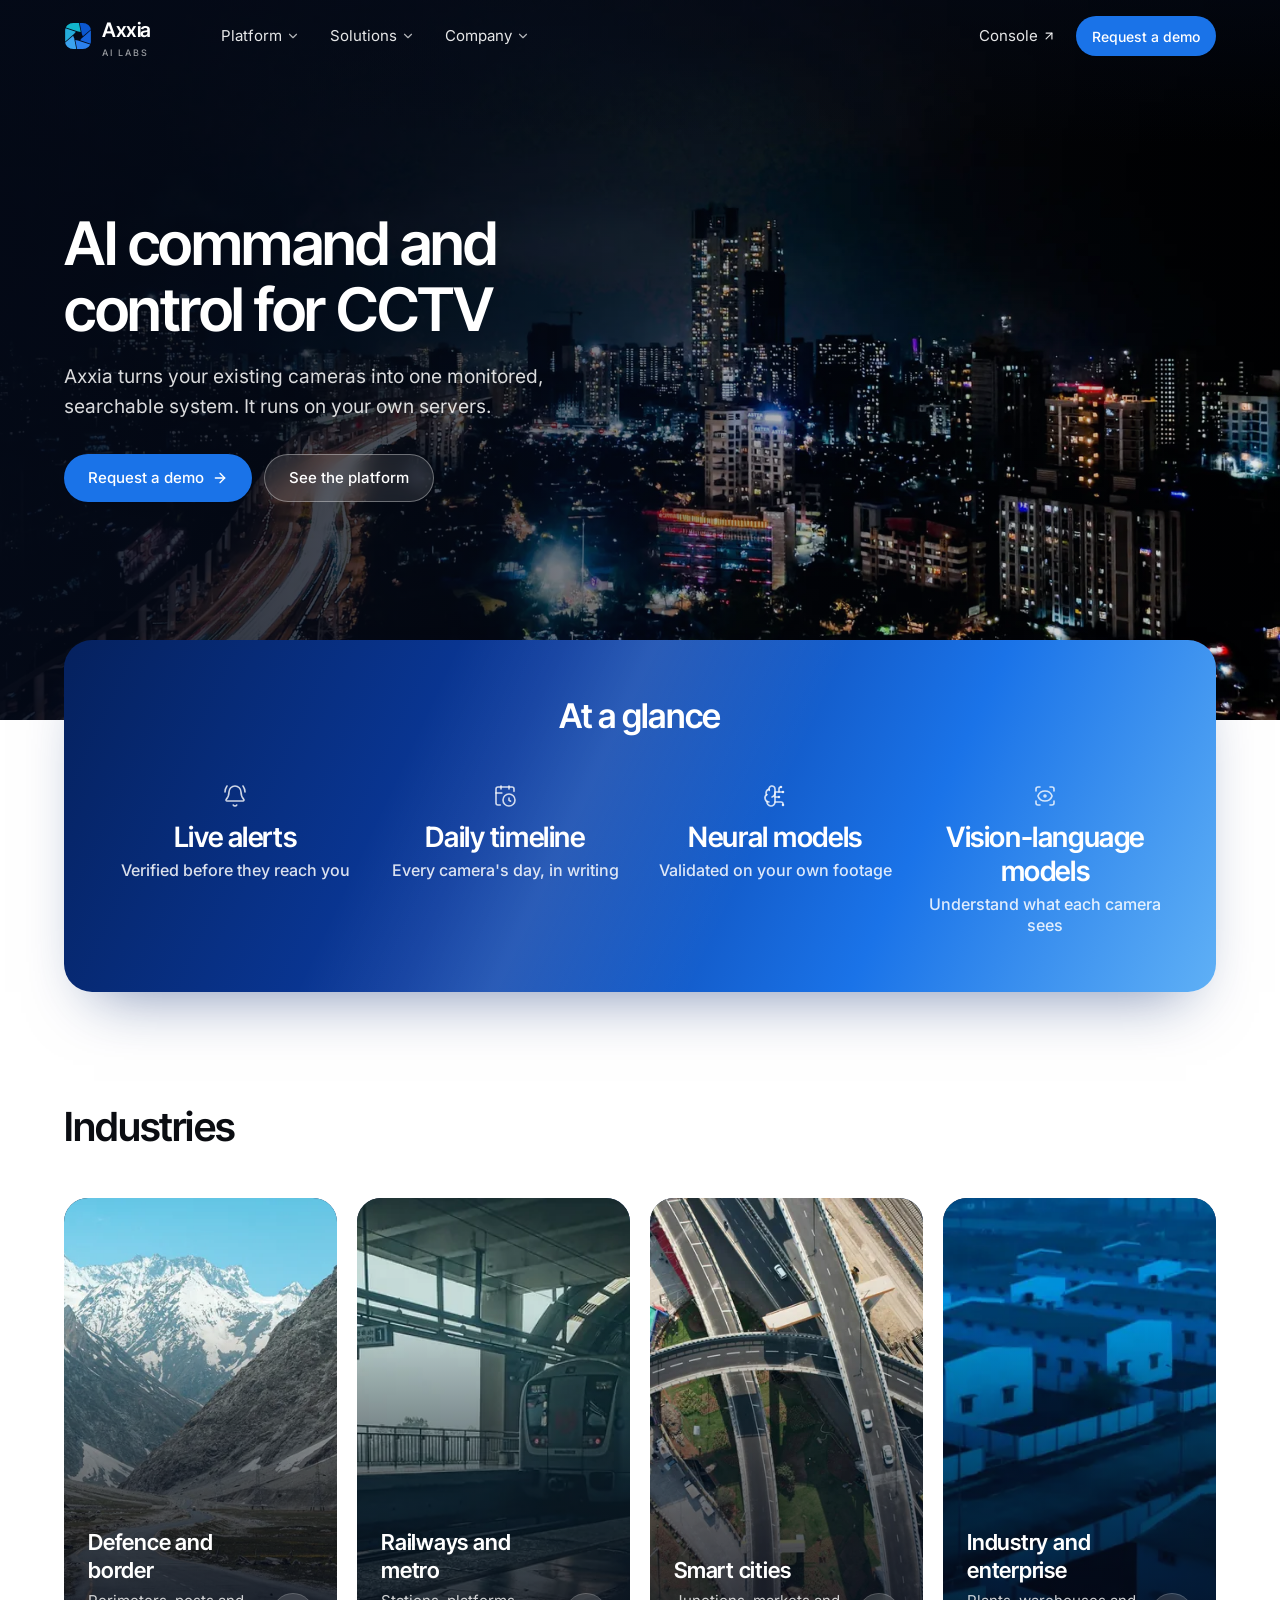
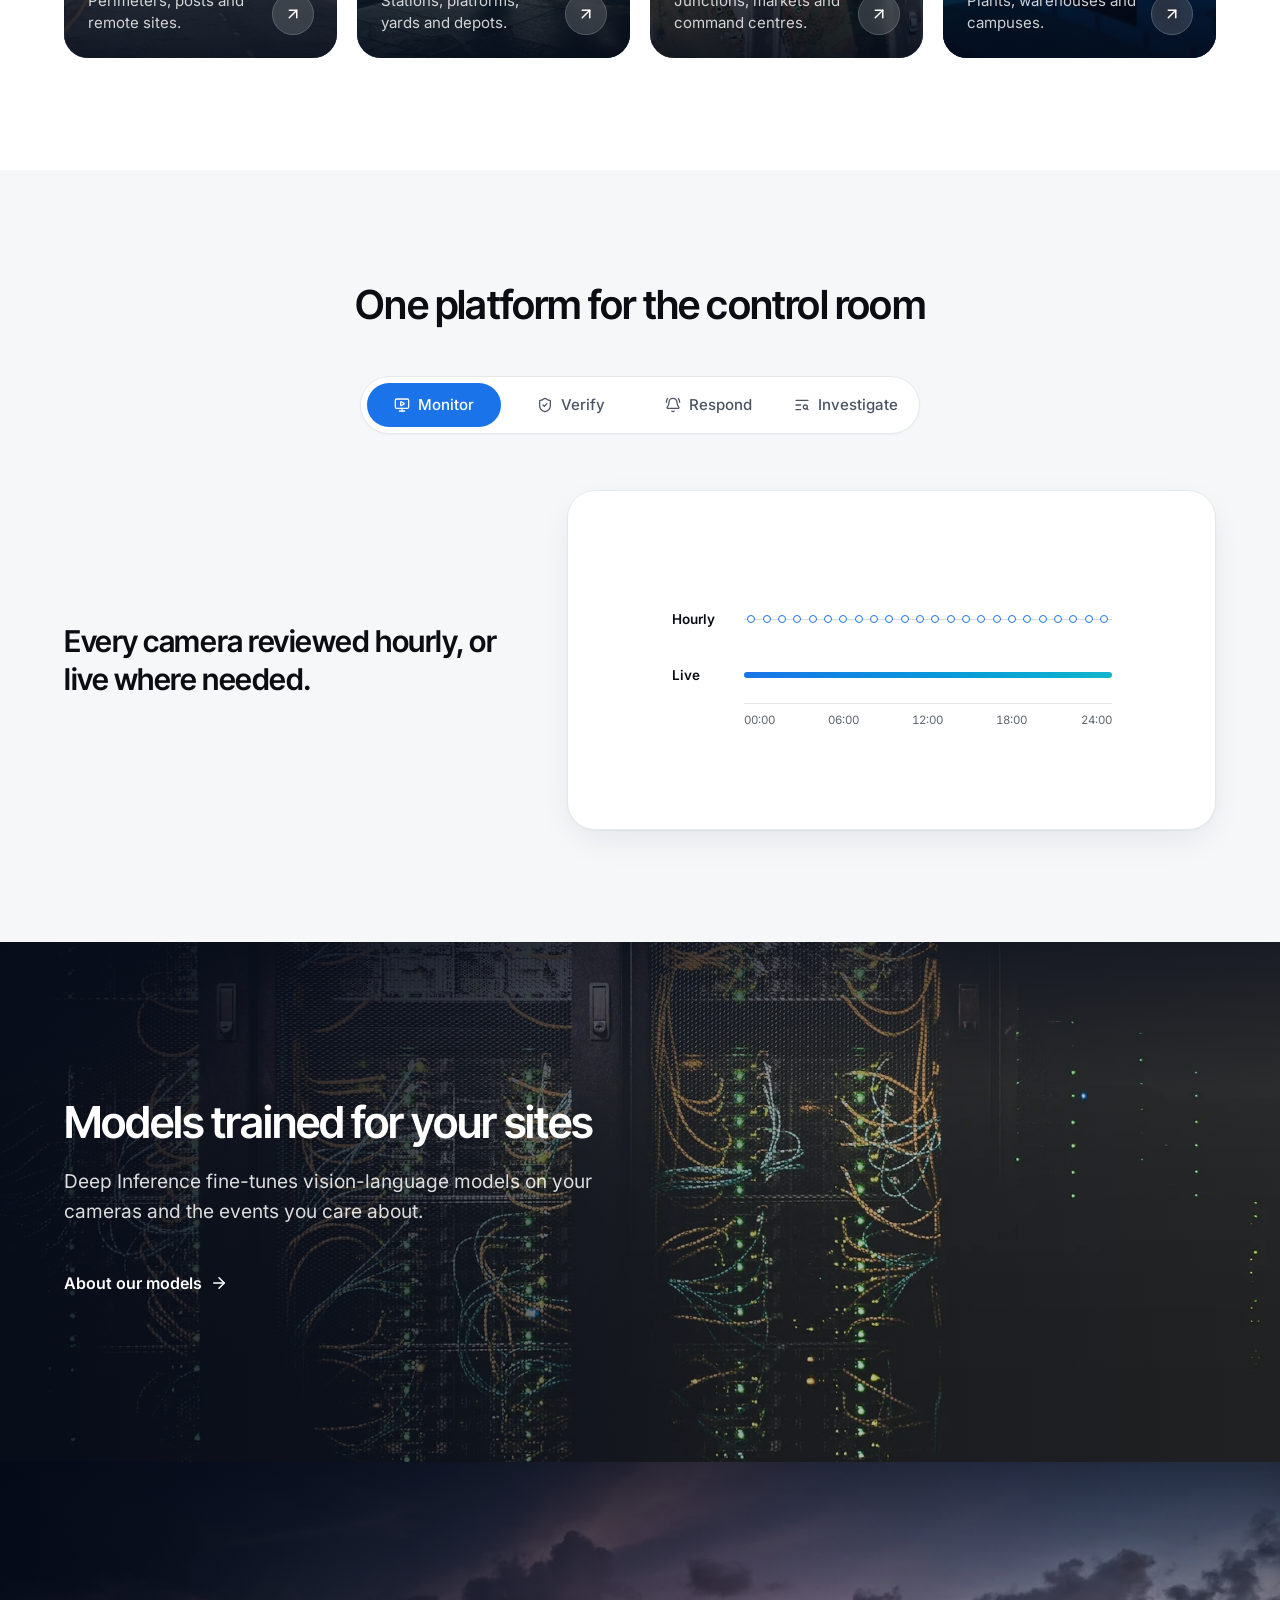
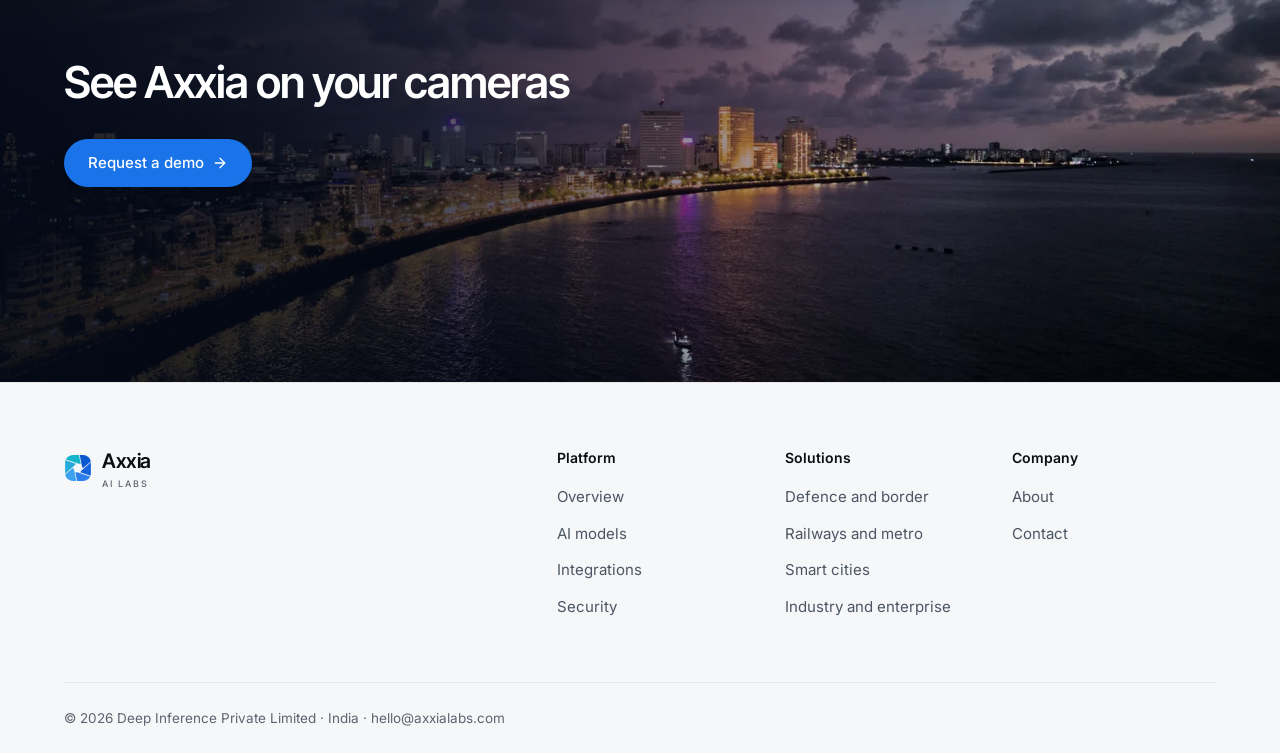
<file: index.html>
<!doctype html>
<html lang="en">
  <head>
    <meta charset="UTF-8" />
    <meta name="viewport" content="width=device-width, initial-scale=1" />
    <title>Axxia: AI command and control for CCTV</title>
    <meta name="description" content="Axxia turns your existing cameras into one monitored, searchable system. It runs on your own servers." />
    <link rel="canonical" href="https://axxialabs.com/" />
    <meta name="theme-color" content="#ffffff" />

    <link rel="icon" href="/brand/axxia-mark.svg" type="image/svg+xml" />
    <link rel="icon" href="/brand/axxia-mark-32.png" type="image/png" sizes="32x32" />
    <link rel="apple-touch-icon" href="/brand/axxia-mark-180.png" sizes="180x180" />

    <meta property="og:type" content="website" />
    <meta property="og:site_name" content="Axxia" />
    <meta property="og:url" content="https://axxialabs.com/" />
    <meta property="og:title" content="Axxia: AI command and control for CCTV" />
    <meta property="og:description" content="Axxia turns your existing cameras into one monitored, searchable system. It runs on your own servers." />
    <meta property="og:image" content="https://axxialabs.com/og.jpg" />
    <meta property="og:image:width" content="1200" />
    <meta property="og:image:height" content="630" />
    <meta property="og:image:alt" content="Axxia" />

    <meta name="twitter:card" content="summary_large_image" />
    <meta name="twitter:title" content="Axxia: AI command and control for CCTV" />
    <meta name="twitter:description" content="Axxia turns your existing cameras into one monitored, searchable system. It runs on your own servers." />
    <meta name="twitter:image" content="https://axxialabs.com/og.jpg" />
    <script type="module" crossorigin src="/assets/home-Dpq1evoP.js"></script>
    <link rel="modulepreload" crossorigin href="/assets/mount-YkpCc9v2.js">
    <link rel="modulepreload" crossorigin href="/assets/text-search-CBm5g1LL.js">
    <link rel="modulepreload" crossorigin href="/assets/IndustryCards-CgsJRfTg.js">
    <link rel="modulepreload" crossorigin href="/assets/check-DLZwp_gz.js">
    <link rel="modulepreload" crossorigin href="/assets/shield-check-BUdDSuY_.js">
    <link rel="modulepreload" crossorigin href="/assets/message-square-text-CAJaGBxP.js">
    <link rel="modulepreload" crossorigin href="/assets/webhook-BtABvdD7.js">
    <link rel="modulepreload" crossorigin href="/assets/channelIcons-BsF5Chnr.js">
    <link rel="modulepreload" crossorigin href="/assets/CtaBand-Q0srfvot.js">
    <link rel="stylesheet" crossorigin href="/assets/mount-aVTlC6AG.css">
  </head>
  <body>
    <div id="root"></div>
    <noscript>Axxia: AI command and control for CCTV. Please turn on JavaScript to view this site, or write to hello@axxialabs.com.</noscript>
  </body>
</html>
</file>
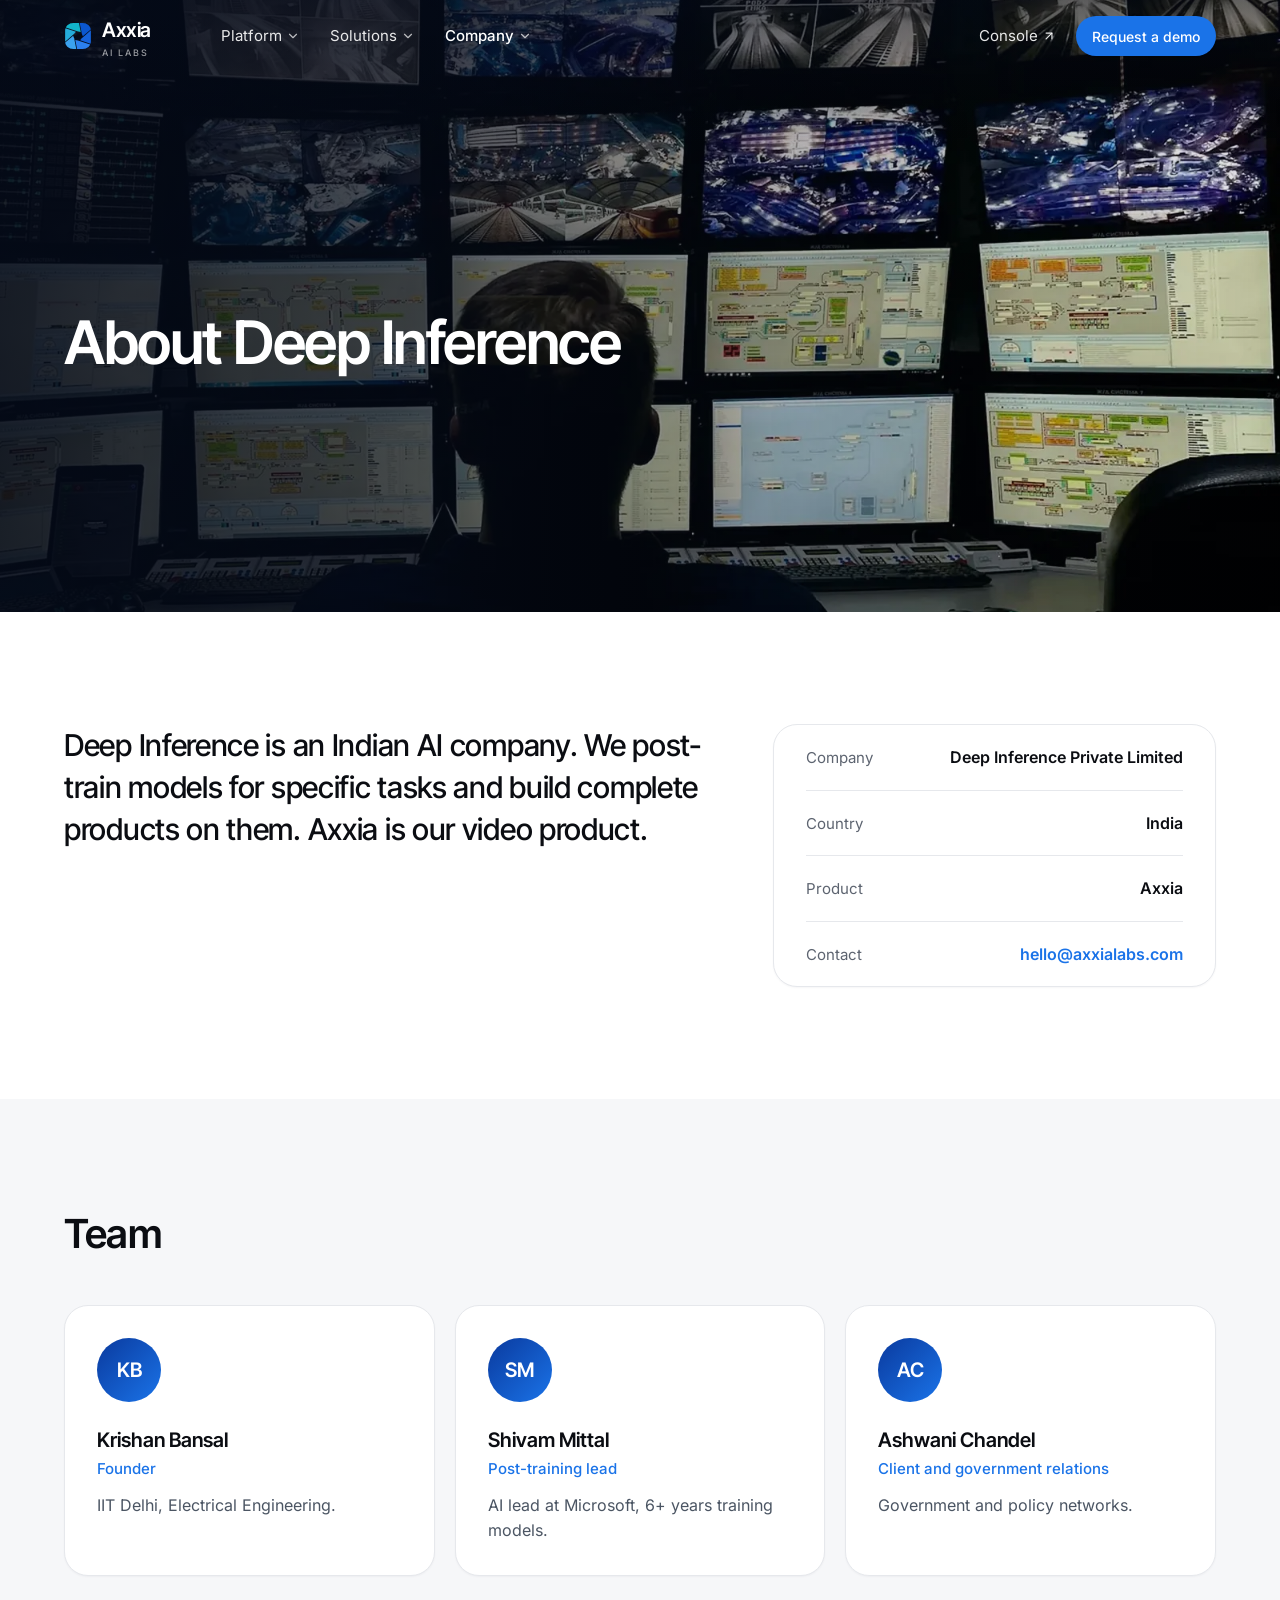
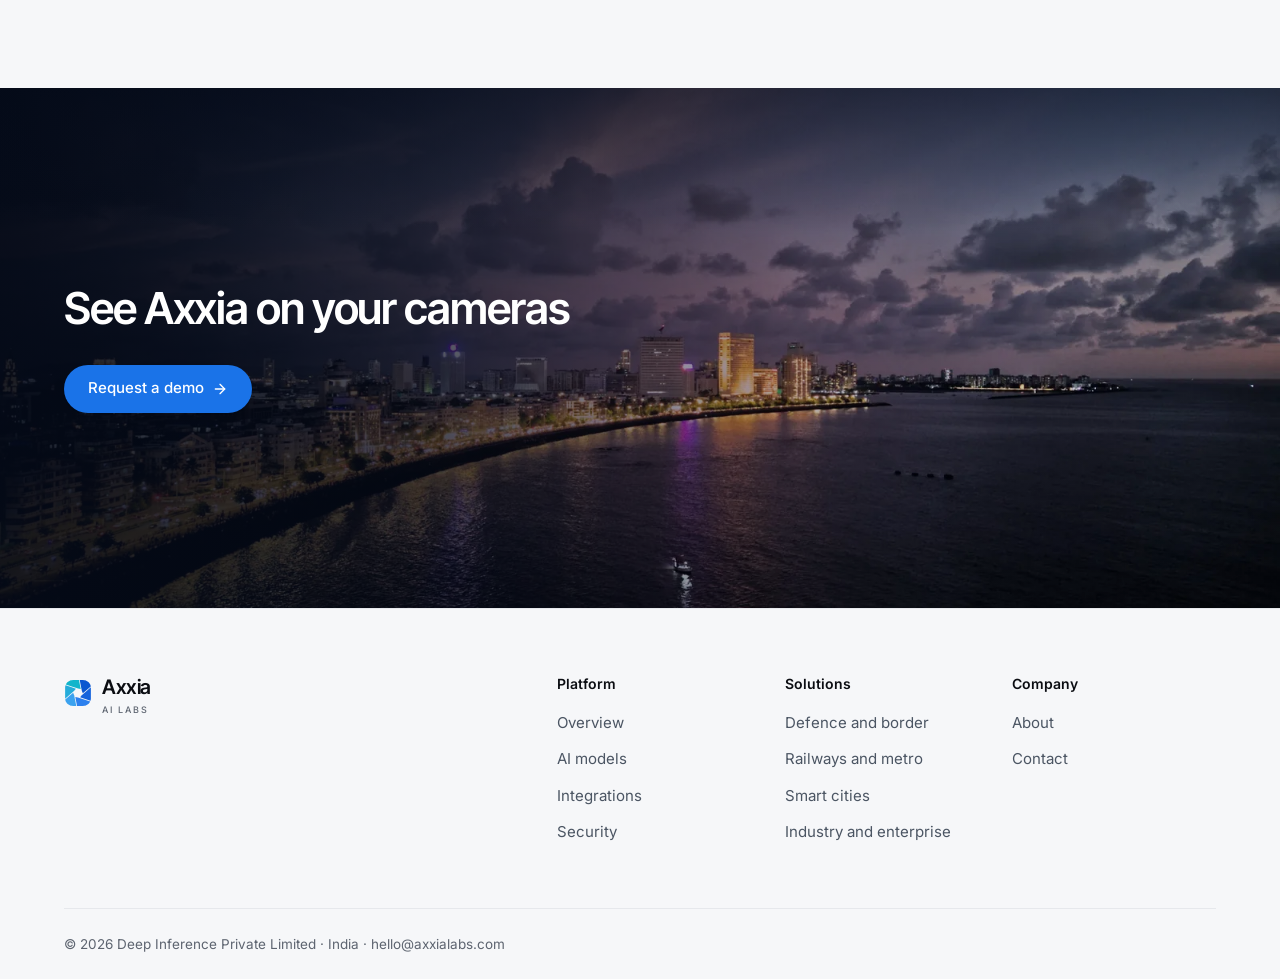
<file: about/index.html>
<!doctype html>
<html lang="en">
  <head>
    <meta charset="UTF-8" />
    <meta name="viewport" content="width=device-width, initial-scale=1" />
    <title>About Deep Inference | Axxia</title>
    <meta name="description" content="Deep Inference is an Indian AI company. Axxia is our video product." />
    <link rel="canonical" href="https://axxialabs.com/about/" />
    <meta name="theme-color" content="#ffffff" />

    <link rel="icon" href="/brand/axxia-mark.svg" type="image/svg+xml" />
    <link rel="icon" href="/brand/axxia-mark-32.png" type="image/png" sizes="32x32" />
    <link rel="apple-touch-icon" href="/brand/axxia-mark-180.png" sizes="180x180" />

    <meta property="og:type" content="website" />
    <meta property="og:site_name" content="Axxia" />
    <meta property="og:url" content="https://axxialabs.com/about/" />
    <meta property="og:title" content="About Deep Inference | Axxia" />
    <meta property="og:description" content="Deep Inference is an Indian AI company. Axxia is our video product." />
    <meta property="og:image" content="https://axxialabs.com/og.jpg" />
    <meta property="og:image:width" content="1200" />
    <meta property="og:image:height" content="630" />
    <meta property="og:image:alt" content="Axxia" />

    <meta name="twitter:card" content="summary_large_image" />
    <meta name="twitter:title" content="About Deep Inference | Axxia" />
    <meta name="twitter:description" content="Deep Inference is an Indian AI company. Axxia is our video product." />
    <meta name="twitter:image" content="https://axxialabs.com/og.jpg" />
    <script type="module" crossorigin src="/assets/about-Bbt_BjfH.js"></script>
    <link rel="modulepreload" crossorigin href="/assets/mount-YkpCc9v2.js">
    <link rel="modulepreload" crossorigin href="/assets/CtaBand-Q0srfvot.js">
    <link rel="stylesheet" crossorigin href="/assets/mount-aVTlC6AG.css">
  </head>
  <body>
    <div id="root"></div>
    <noscript>About Deep Inference | Axxia. Please turn on JavaScript to view this site, or write to hello@axxialabs.com.</noscript>
  </body>
</html>
</file>
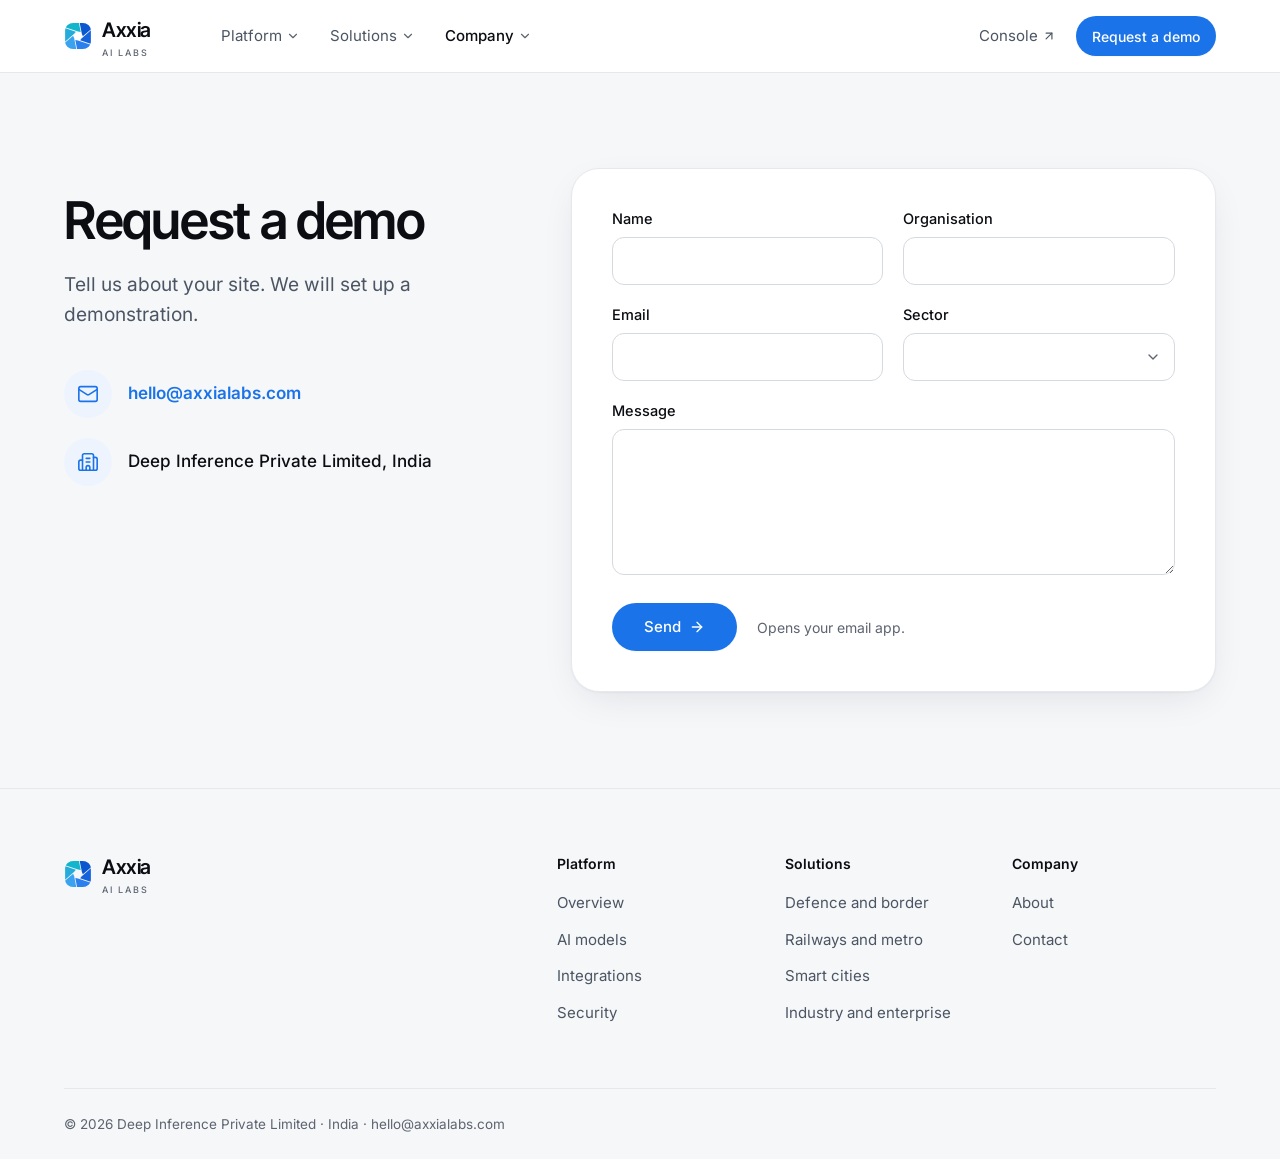
<file: contact/index.html>
<!doctype html>
<html lang="en">
  <head>
    <meta charset="UTF-8" />
    <meta name="viewport" content="width=device-width, initial-scale=1" />
    <title>Request a demo | Axxia</title>
    <meta name="description" content="Tell us about your site. We will set up a demonstration." />
    <link rel="canonical" href="https://axxialabs.com/contact/" />
    <meta name="theme-color" content="#ffffff" />

    <link rel="icon" href="/brand/axxia-mark.svg" type="image/svg+xml" />
    <link rel="icon" href="/brand/axxia-mark-32.png" type="image/png" sizes="32x32" />
    <link rel="apple-touch-icon" href="/brand/axxia-mark-180.png" sizes="180x180" />

    <meta property="og:type" content="website" />
    <meta property="og:site_name" content="Axxia" />
    <meta property="og:url" content="https://axxialabs.com/contact/" />
    <meta property="og:title" content="Request a demo | Axxia" />
    <meta property="og:description" content="Tell us about your site. We will set up a demonstration." />
    <meta property="og:image" content="https://axxialabs.com/og.jpg" />
    <meta property="og:image:width" content="1200" />
    <meta property="og:image:height" content="630" />
    <meta property="og:image:alt" content="Axxia" />

    <meta name="twitter:card" content="summary_large_image" />
    <meta name="twitter:title" content="Request a demo | Axxia" />
    <meta name="twitter:description" content="Tell us about your site. We will set up a demonstration." />
    <meta name="twitter:image" content="https://axxialabs.com/og.jpg" />
    <script type="module" crossorigin src="/assets/contact-DZjmzR6Q.js"></script>
    <link rel="modulepreload" crossorigin href="/assets/mount-YkpCc9v2.js">
    <link rel="modulepreload" crossorigin href="/assets/check-DLZwp_gz.js">
    <link rel="modulepreload" crossorigin href="/assets/kit-k93MTTk5.js">
    <link rel="stylesheet" crossorigin href="/assets/mount-aVTlC6AG.css">
  </head>
  <body>
    <div id="root"></div>
    <noscript>Request a demo | Axxia. Please turn on JavaScript to view this site, or write to hello@axxialabs.com.</noscript>
  </body>
</html>
</file>
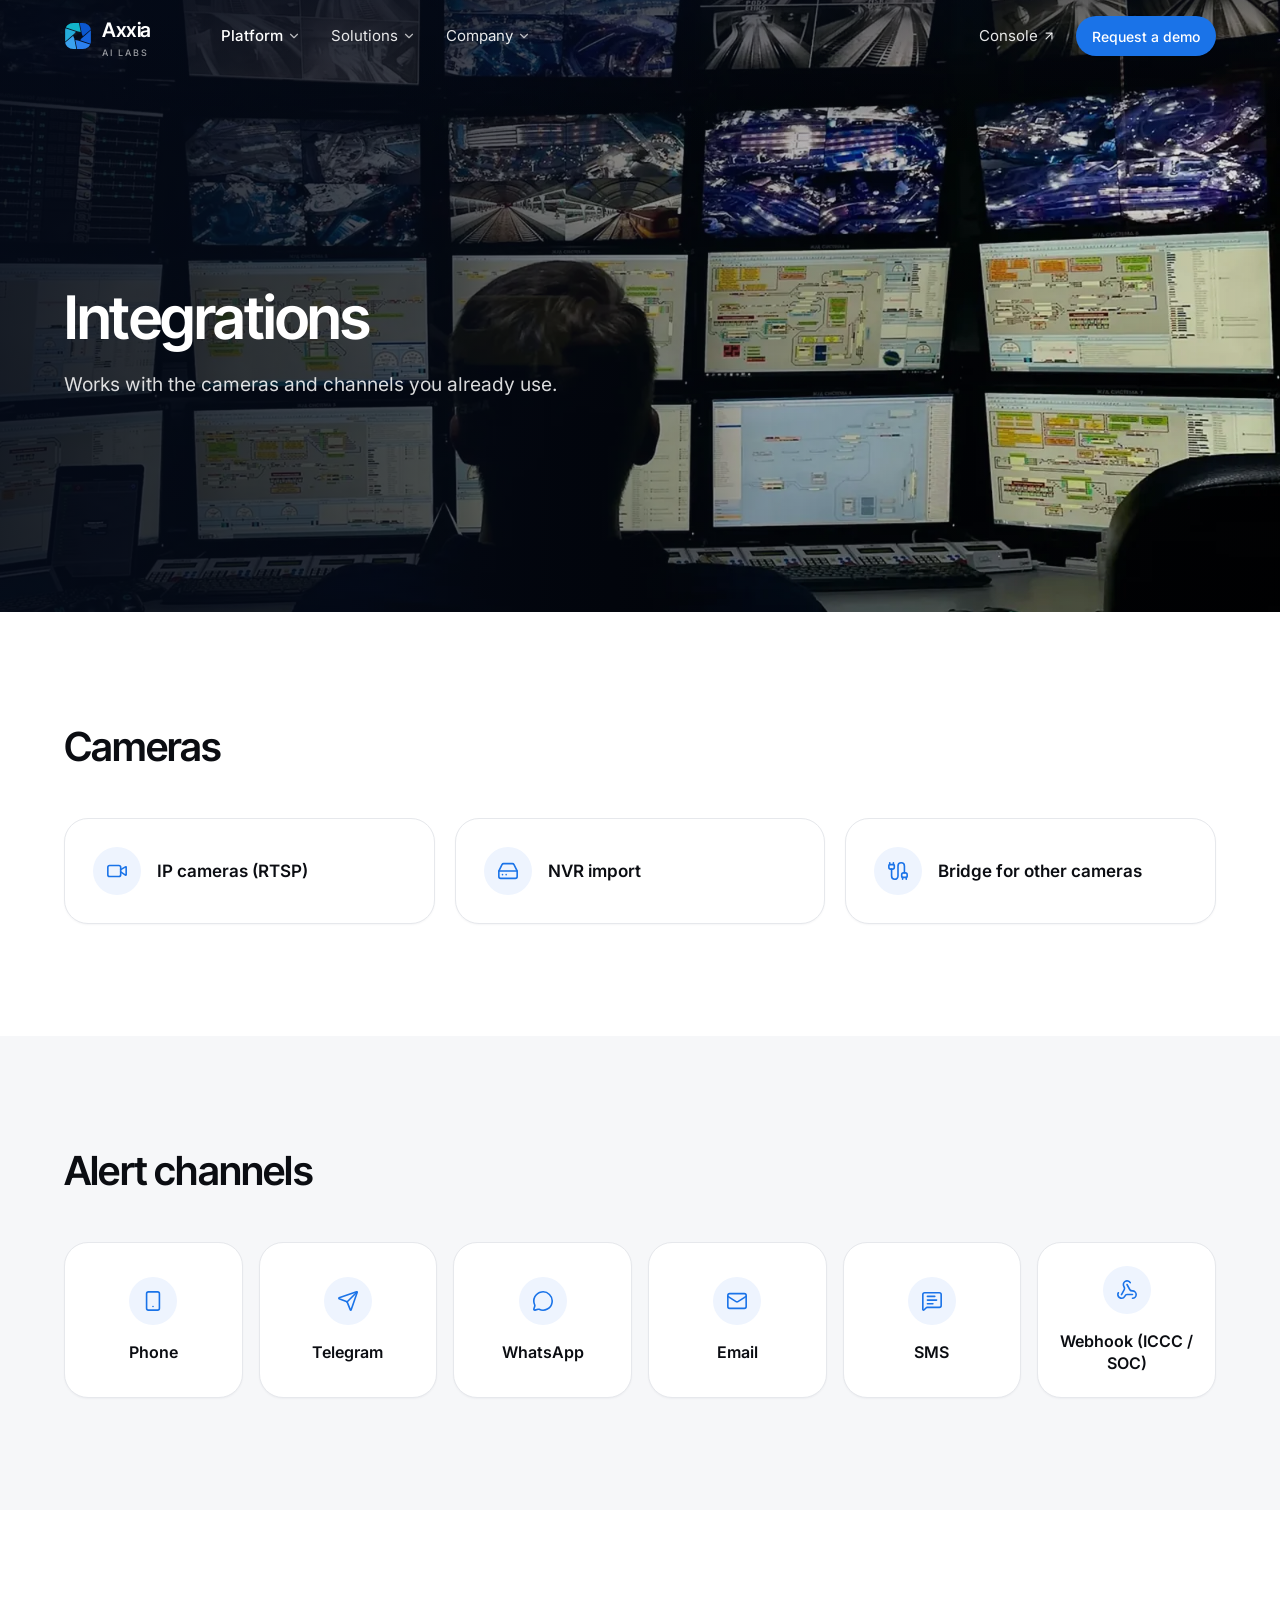
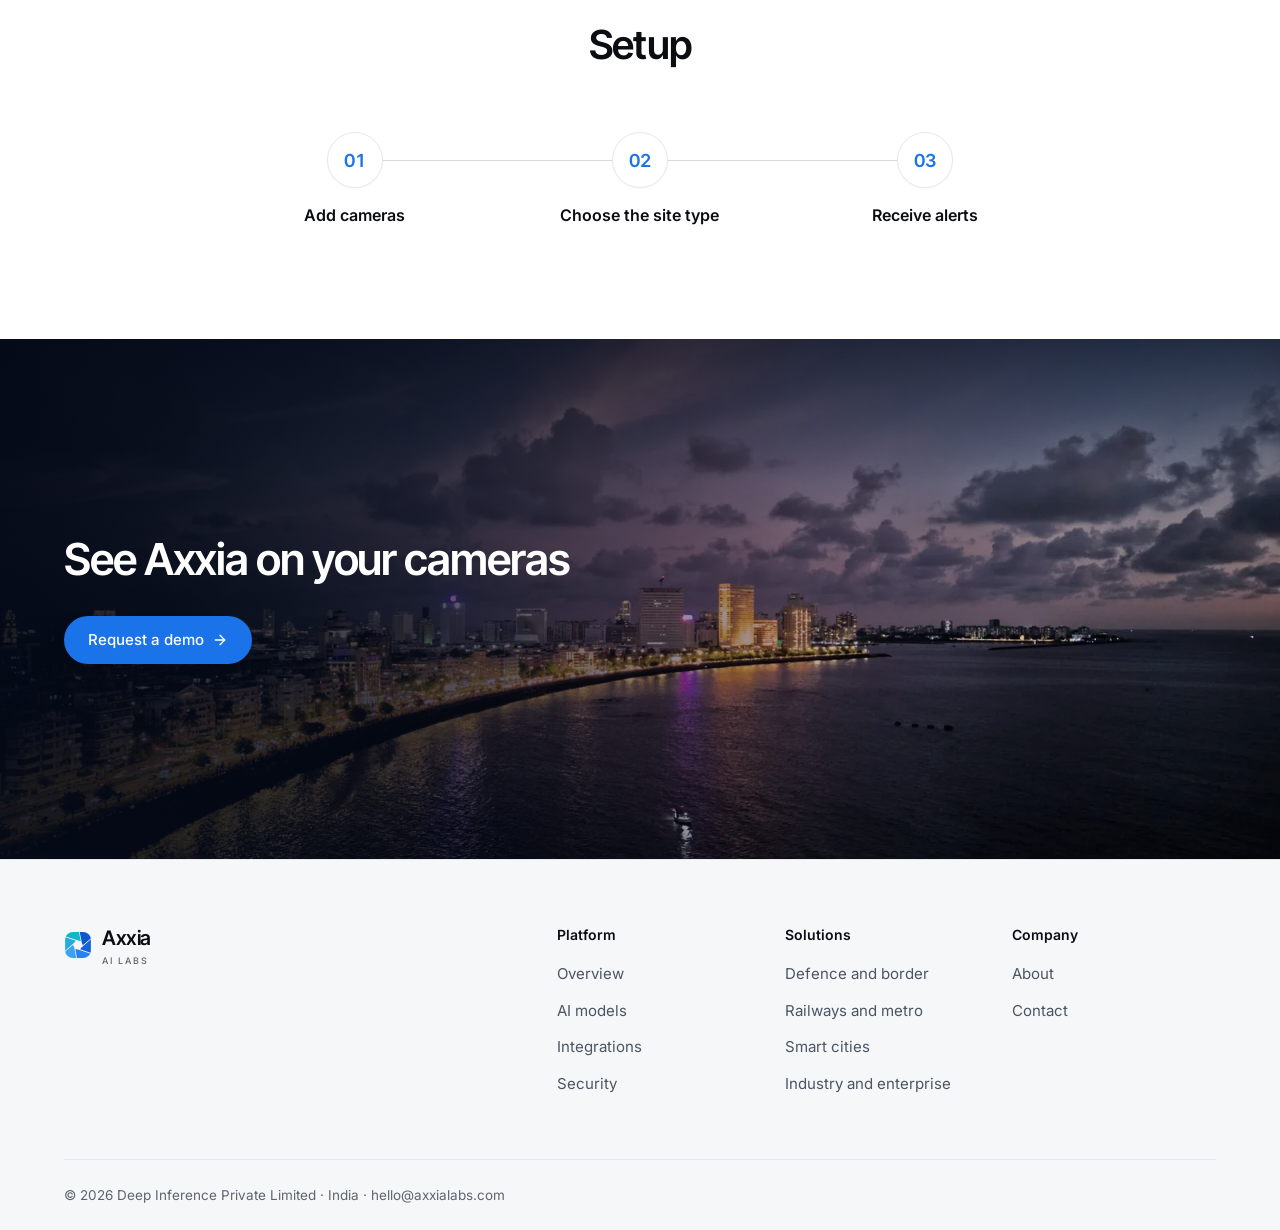
<file: integrations/index.html>
<!doctype html>
<html lang="en">
  <head>
    <meta charset="UTF-8" />
    <meta name="viewport" content="width=device-width, initial-scale=1" />
    <title>Integrations | Axxia</title>
    <meta name="description" content="Works with the cameras and channels you already use." />
    <link rel="canonical" href="https://axxialabs.com/integrations/" />
    <meta name="theme-color" content="#ffffff" />

    <link rel="icon" href="/brand/axxia-mark.svg" type="image/svg+xml" />
    <link rel="icon" href="/brand/axxia-mark-32.png" type="image/png" sizes="32x32" />
    <link rel="apple-touch-icon" href="/brand/axxia-mark-180.png" sizes="180x180" />

    <meta property="og:type" content="website" />
    <meta property="og:site_name" content="Axxia" />
    <meta property="og:url" content="https://axxialabs.com/integrations/" />
    <meta property="og:title" content="Integrations | Axxia" />
    <meta property="og:description" content="Works with the cameras and channels you already use." />
    <meta property="og:image" content="https://axxialabs.com/og.jpg" />
    <meta property="og:image:width" content="1200" />
    <meta property="og:image:height" content="630" />
    <meta property="og:image:alt" content="Axxia" />

    <meta name="twitter:card" content="summary_large_image" />
    <meta name="twitter:title" content="Integrations | Axxia" />
    <meta name="twitter:description" content="Works with the cameras and channels you already use." />
    <meta name="twitter:image" content="https://axxialabs.com/og.jpg" />
    <script type="module" crossorigin src="/assets/integrations-CIaYoUcX.js"></script>
    <link rel="modulepreload" crossorigin href="/assets/mount-YkpCc9v2.js">
    <link rel="modulepreload" crossorigin href="/assets/message-square-text-CAJaGBxP.js">
    <link rel="modulepreload" crossorigin href="/assets/webhook-BtABvdD7.js">
    <link rel="modulepreload" crossorigin href="/assets/channelIcons-BsF5Chnr.js">
    <link rel="modulepreload" crossorigin href="/assets/check-DLZwp_gz.js">
    <link rel="modulepreload" crossorigin href="/assets/kit-k93MTTk5.js">
    <link rel="modulepreload" crossorigin href="/assets/CtaBand-Q0srfvot.js">
    <link rel="stylesheet" crossorigin href="/assets/mount-aVTlC6AG.css">
  </head>
  <body>
    <div id="root"></div>
    <noscript>Integrations | Axxia. Please turn on JavaScript to view this site, or write to hello@axxialabs.com.</noscript>
  </body>
</html>
</file>
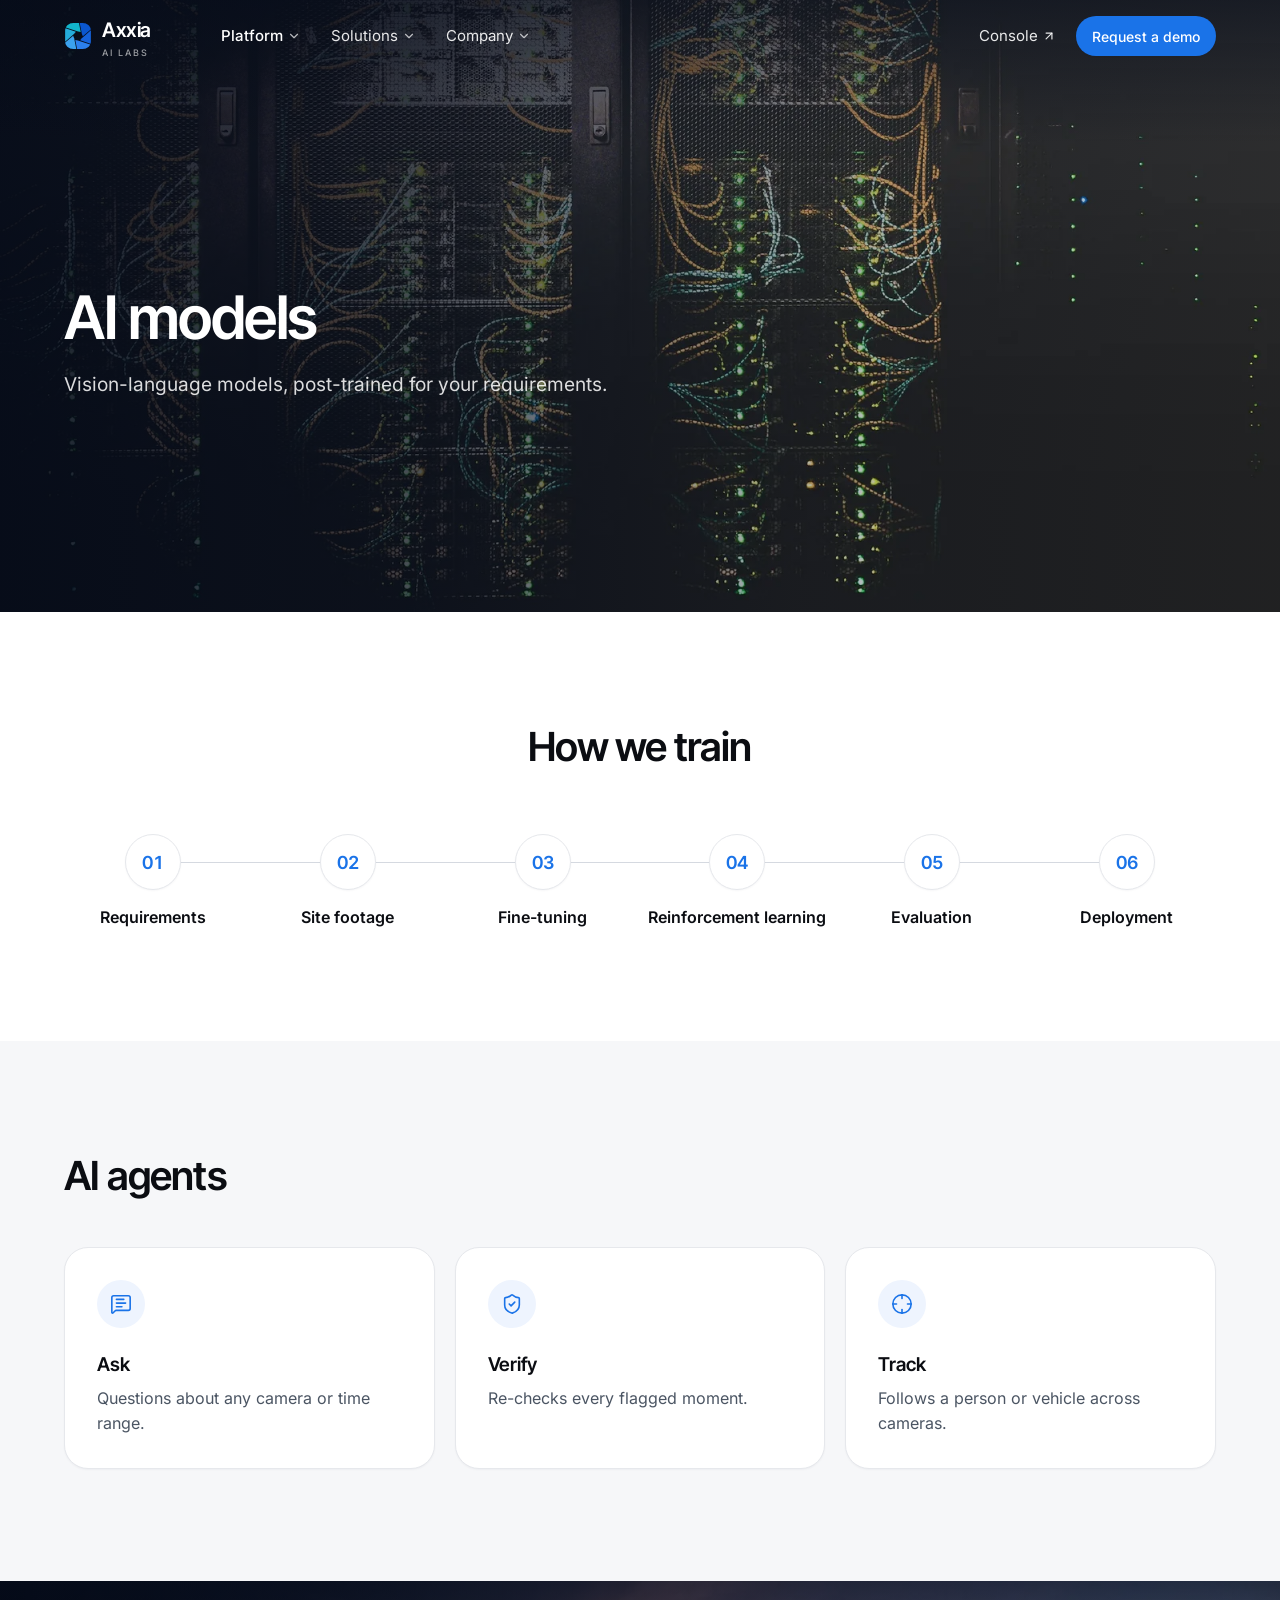
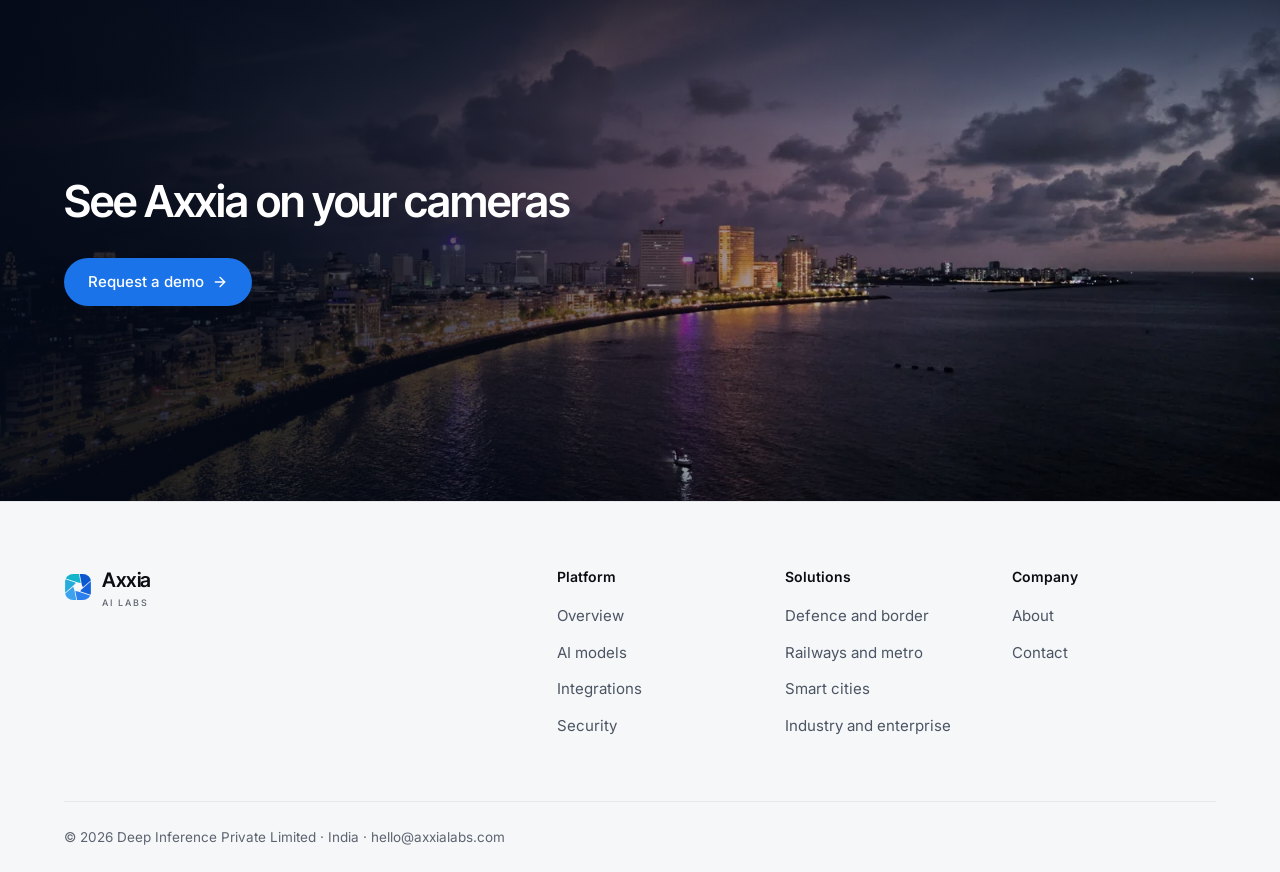
<file: models/index.html>
<!doctype html>
<html lang="en">
  <head>
    <meta charset="UTF-8" />
    <meta name="viewport" content="width=device-width, initial-scale=1" />
    <title>AI models | Axxia</title>
    <meta name="description" content="Vision-language models, post-trained for your requirements." />
    <link rel="canonical" href="https://axxialabs.com/models/" />
    <meta name="theme-color" content="#ffffff" />

    <link rel="icon" href="/brand/axxia-mark.svg" type="image/svg+xml" />
    <link rel="icon" href="/brand/axxia-mark-32.png" type="image/png" sizes="32x32" />
    <link rel="apple-touch-icon" href="/brand/axxia-mark-180.png" sizes="180x180" />

    <meta property="og:type" content="website" />
    <meta property="og:site_name" content="Axxia" />
    <meta property="og:url" content="https://axxialabs.com/models/" />
    <meta property="og:title" content="AI models | Axxia" />
    <meta property="og:description" content="Vision-language models, post-trained for your requirements." />
    <meta property="og:image" content="https://axxialabs.com/og.jpg" />
    <meta property="og:image:width" content="1200" />
    <meta property="og:image:height" content="630" />
    <meta property="og:image:alt" content="Axxia" />

    <meta name="twitter:card" content="summary_large_image" />
    <meta name="twitter:title" content="AI models | Axxia" />
    <meta name="twitter:description" content="Vision-language models, post-trained for your requirements." />
    <meta name="twitter:image" content="https://axxialabs.com/og.jpg" />
    <script type="module" crossorigin src="/assets/models-_SAsgXfj.js"></script>
    <link rel="modulepreload" crossorigin href="/assets/mount-YkpCc9v2.js">
    <link rel="modulepreload" crossorigin href="/assets/message-square-text-CAJaGBxP.js">
    <link rel="modulepreload" crossorigin href="/assets/shield-check-BUdDSuY_.js">
    <link rel="modulepreload" crossorigin href="/assets/check-DLZwp_gz.js">
    <link rel="modulepreload" crossorigin href="/assets/kit-k93MTTk5.js">
    <link rel="modulepreload" crossorigin href="/assets/CtaBand-Q0srfvot.js">
    <link rel="stylesheet" crossorigin href="/assets/mount-aVTlC6AG.css">
  </head>
  <body>
    <div id="root"></div>
    <noscript>AI models | Axxia. Please turn on JavaScript to view this site, or write to hello@axxialabs.com.</noscript>
  </body>
</html>
</file>
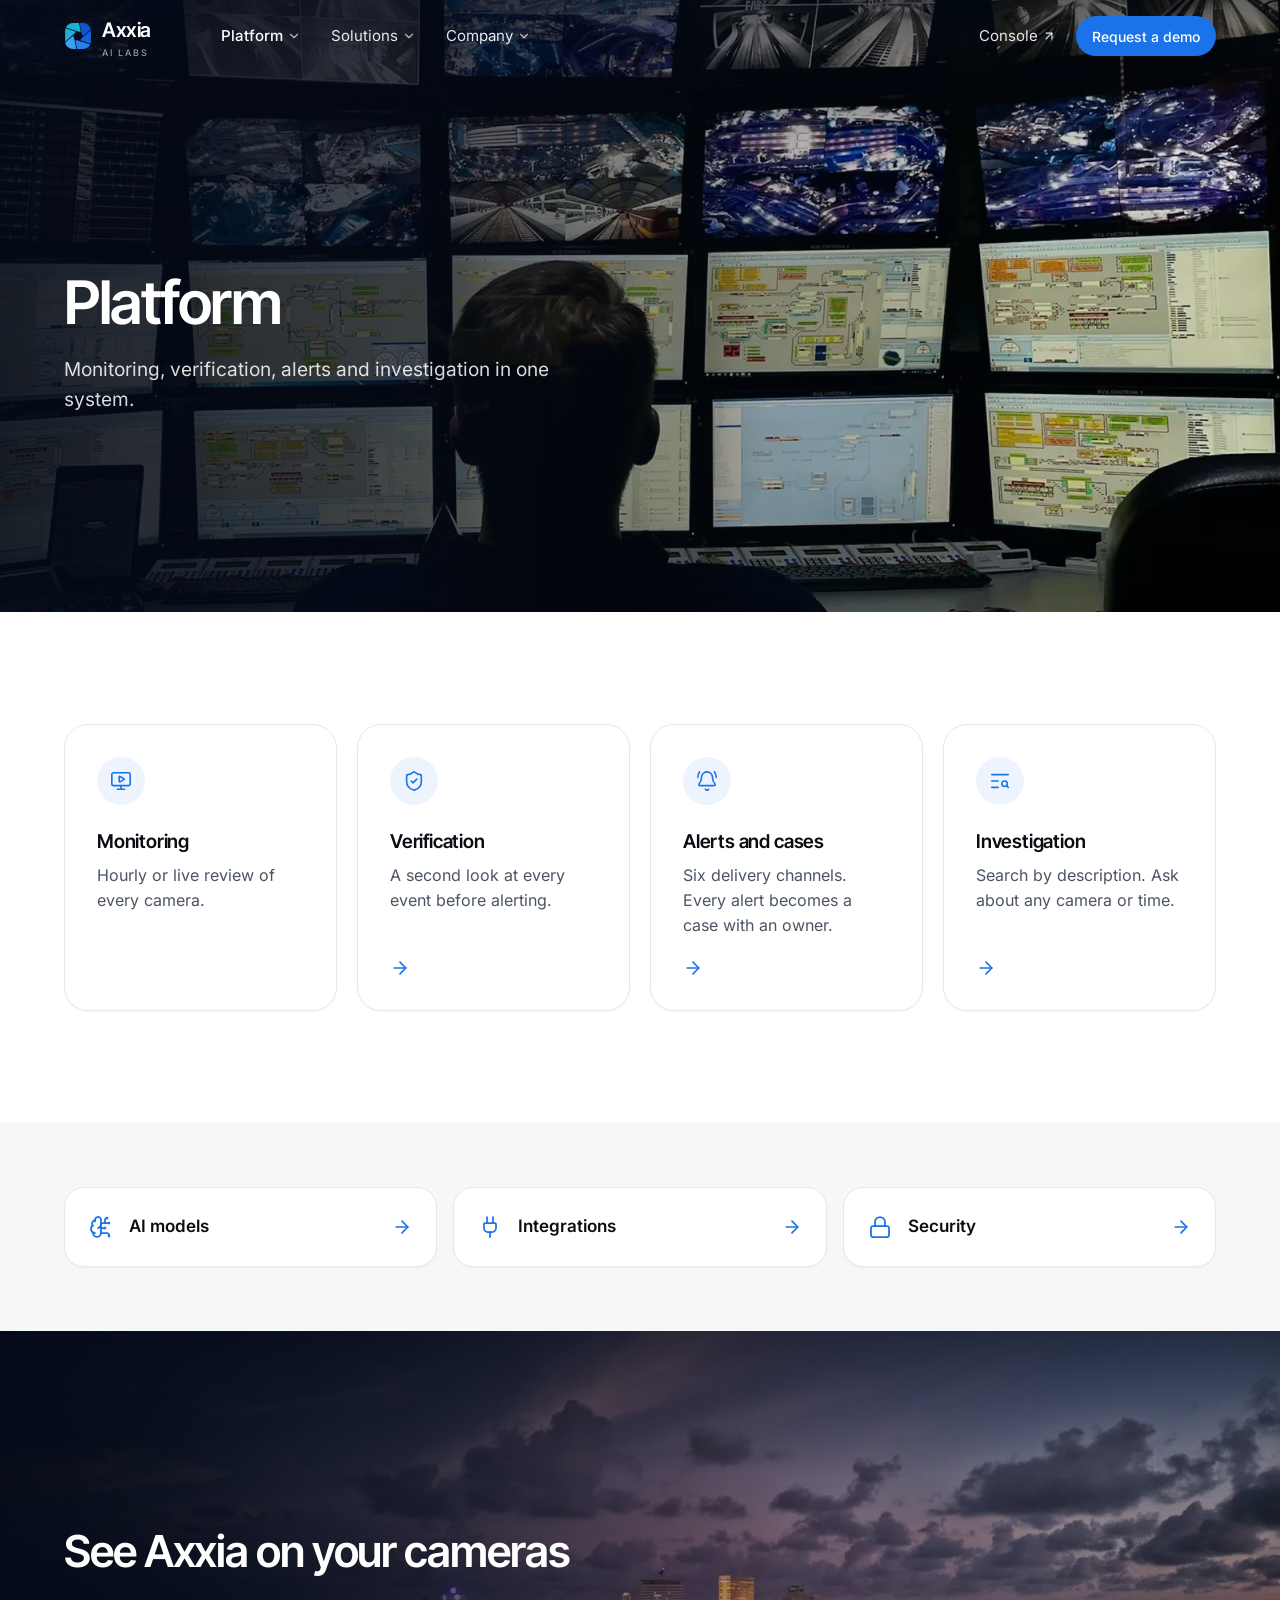
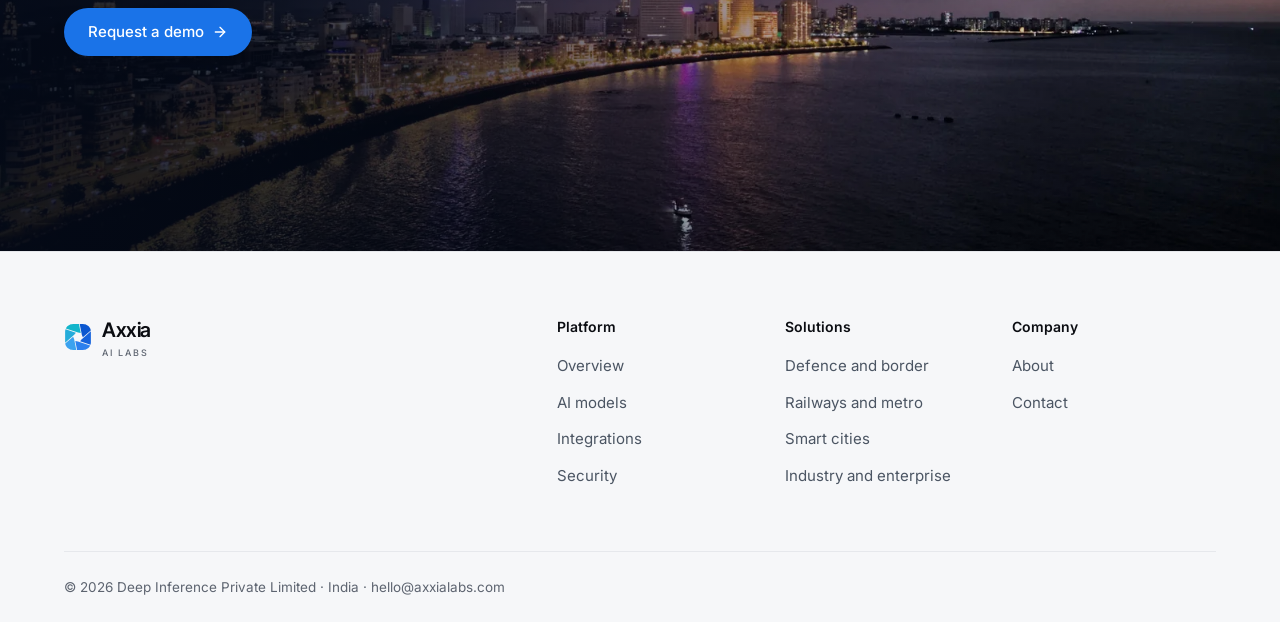
<file: platform/index.html>
<!doctype html>
<html lang="en">
  <head>
    <meta charset="UTF-8" />
    <meta name="viewport" content="width=device-width, initial-scale=1" />
    <title>Platform | Axxia</title>
    <meta name="description" content="Monitoring, verification, alerts and investigation in one system." />
    <link rel="canonical" href="https://axxialabs.com/platform/" />
    <meta name="theme-color" content="#ffffff" />

    <link rel="icon" href="/brand/axxia-mark.svg" type="image/svg+xml" />
    <link rel="icon" href="/brand/axxia-mark-32.png" type="image/png" sizes="32x32" />
    <link rel="apple-touch-icon" href="/brand/axxia-mark-180.png" sizes="180x180" />

    <meta property="og:type" content="website" />
    <meta property="og:site_name" content="Axxia" />
    <meta property="og:url" content="https://axxialabs.com/platform/" />
    <meta property="og:title" content="Platform | Axxia" />
    <meta property="og:description" content="Monitoring, verification, alerts and investigation in one system." />
    <meta property="og:image" content="https://axxialabs.com/og.jpg" />
    <meta property="og:image:width" content="1200" />
    <meta property="og:image:height" content="630" />
    <meta property="og:image:alt" content="Axxia" />

    <meta name="twitter:card" content="summary_large_image" />
    <meta name="twitter:title" content="Platform | Axxia" />
    <meta name="twitter:description" content="Monitoring, verification, alerts and investigation in one system." />
    <meta name="twitter:image" content="https://axxialabs.com/og.jpg" />
    <script type="module" crossorigin src="/assets/platform-D67k5KyR.js"></script>
    <link rel="modulepreload" crossorigin href="/assets/mount-YkpCc9v2.js">
    <link rel="modulepreload" crossorigin href="/assets/text-search-CBm5g1LL.js">
    <link rel="modulepreload" crossorigin href="/assets/shield-check-BUdDSuY_.js">
    <link rel="modulepreload" crossorigin href="/assets/check-DLZwp_gz.js">
    <link rel="modulepreload" crossorigin href="/assets/kit-k93MTTk5.js">
    <link rel="modulepreload" crossorigin href="/assets/CtaBand-Q0srfvot.js">
    <link rel="stylesheet" crossorigin href="/assets/mount-aVTlC6AG.css">
  </head>
  <body>
    <div id="root"></div>
    <noscript>Platform | Axxia. Please turn on JavaScript to view this site, or write to hello@axxialabs.com.</noscript>
  </body>
</html>
</file>
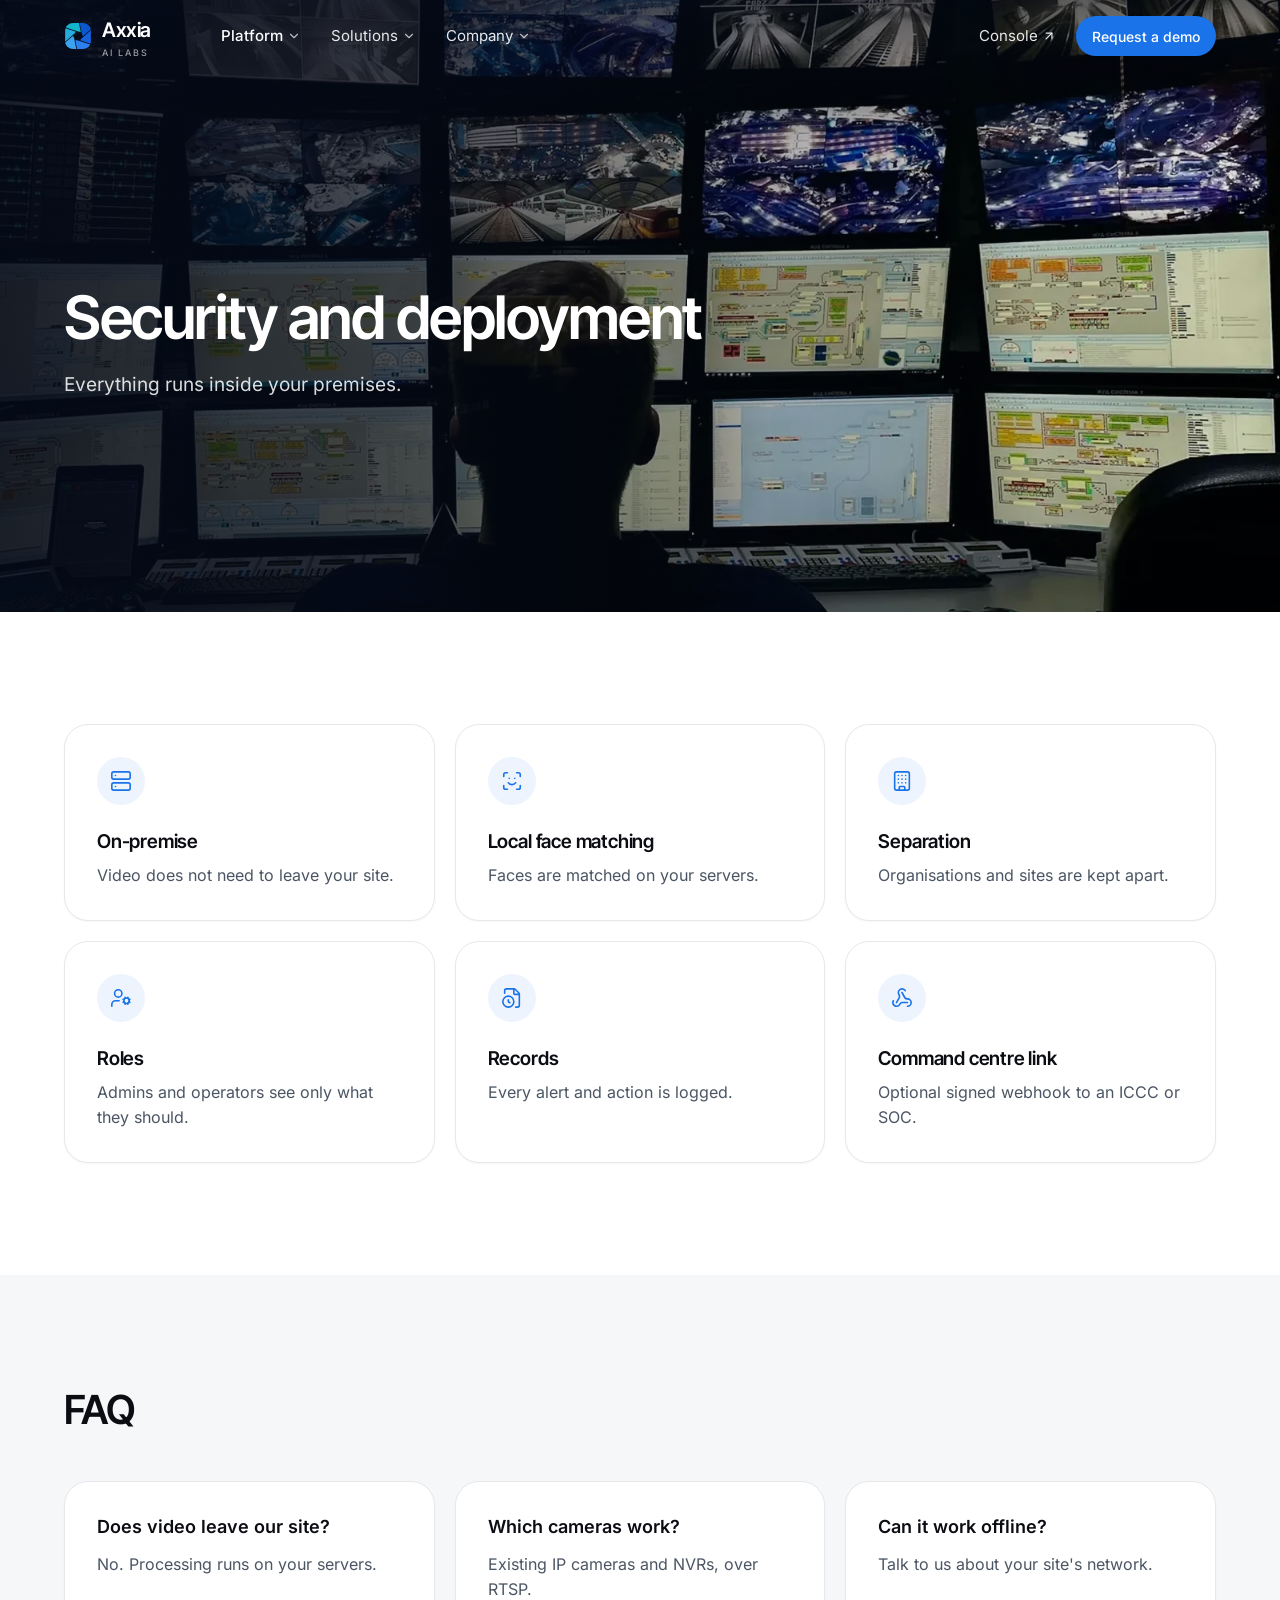
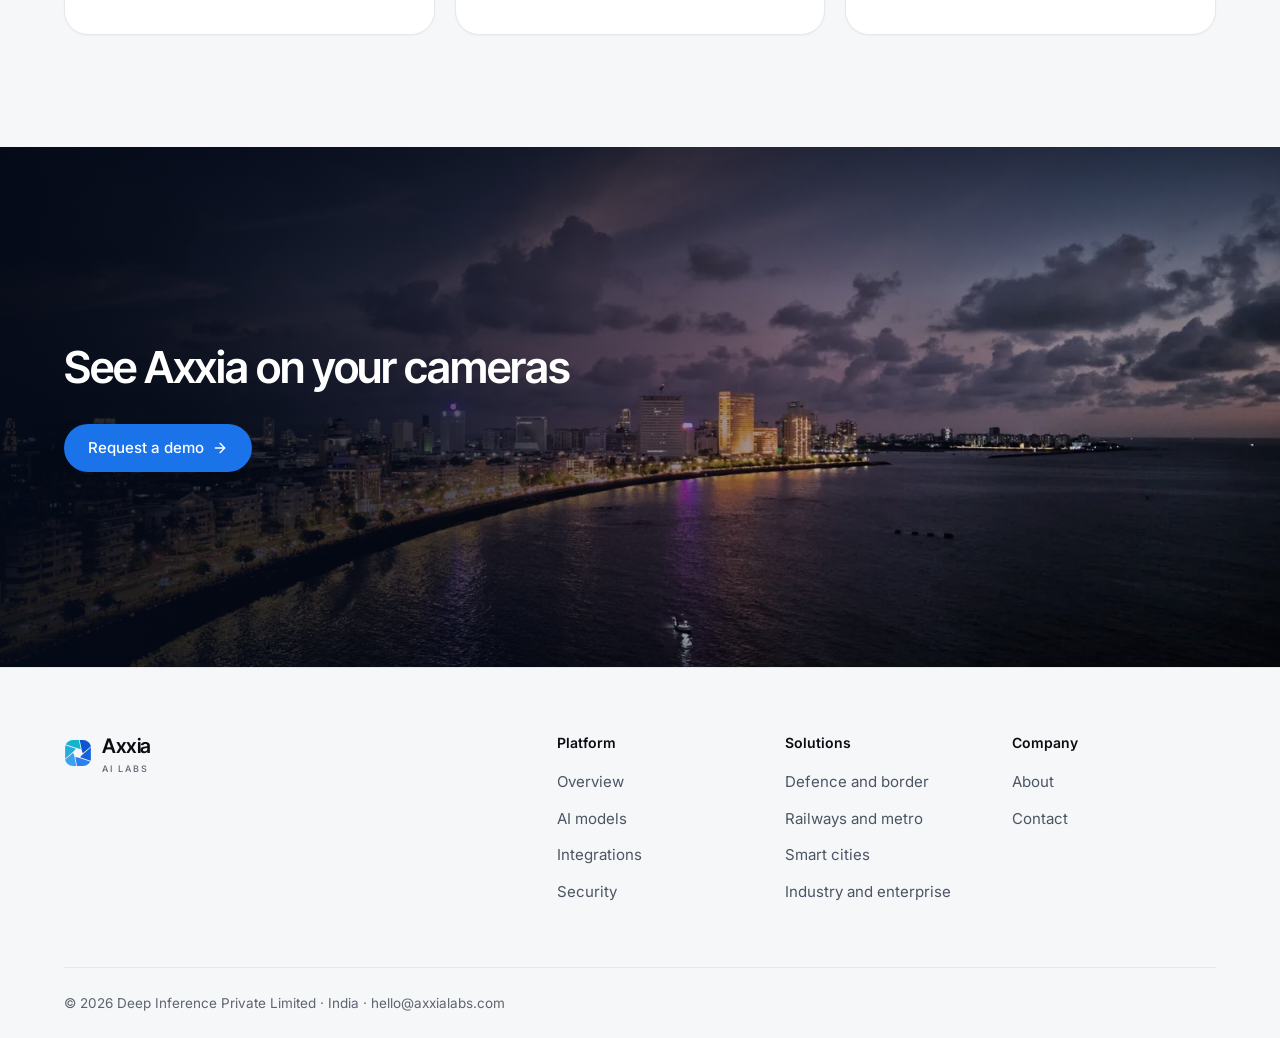
<file: security/index.html>
<!doctype html>
<html lang="en">
  <head>
    <meta charset="UTF-8" />
    <meta name="viewport" content="width=device-width, initial-scale=1" />
    <title>Security and deployment | Axxia</title>
    <meta name="description" content="Everything runs inside your premises." />
    <link rel="canonical" href="https://axxialabs.com/security/" />
    <meta name="theme-color" content="#ffffff" />

    <link rel="icon" href="/brand/axxia-mark.svg" type="image/svg+xml" />
    <link rel="icon" href="/brand/axxia-mark-32.png" type="image/png" sizes="32x32" />
    <link rel="apple-touch-icon" href="/brand/axxia-mark-180.png" sizes="180x180" />

    <meta property="og:type" content="website" />
    <meta property="og:site_name" content="Axxia" />
    <meta property="og:url" content="https://axxialabs.com/security/" />
    <meta property="og:title" content="Security and deployment | Axxia" />
    <meta property="og:description" content="Everything runs inside your premises." />
    <meta property="og:image" content="https://axxialabs.com/og.jpg" />
    <meta property="og:image:width" content="1200" />
    <meta property="og:image:height" content="630" />
    <meta property="og:image:alt" content="Axxia" />

    <meta name="twitter:card" content="summary_large_image" />
    <meta name="twitter:title" content="Security and deployment | Axxia" />
    <meta name="twitter:description" content="Everything runs inside your premises." />
    <meta name="twitter:image" content="https://axxialabs.com/og.jpg" />
    <script type="module" crossorigin src="/assets/security-DRcMaw8C.js"></script>
    <link rel="modulepreload" crossorigin href="/assets/mount-YkpCc9v2.js">
    <link rel="modulepreload" crossorigin href="/assets/webhook-BtABvdD7.js">
    <link rel="modulepreload" crossorigin href="/assets/check-DLZwp_gz.js">
    <link rel="modulepreload" crossorigin href="/assets/kit-k93MTTk5.js">
    <link rel="modulepreload" crossorigin href="/assets/CtaBand-Q0srfvot.js">
    <link rel="stylesheet" crossorigin href="/assets/mount-aVTlC6AG.css">
  </head>
  <body>
    <div id="root"></div>
    <noscript>Security and deployment | Axxia. Please turn on JavaScript to view this site, or write to hello@axxialabs.com.</noscript>
  </body>
</html>
</file>
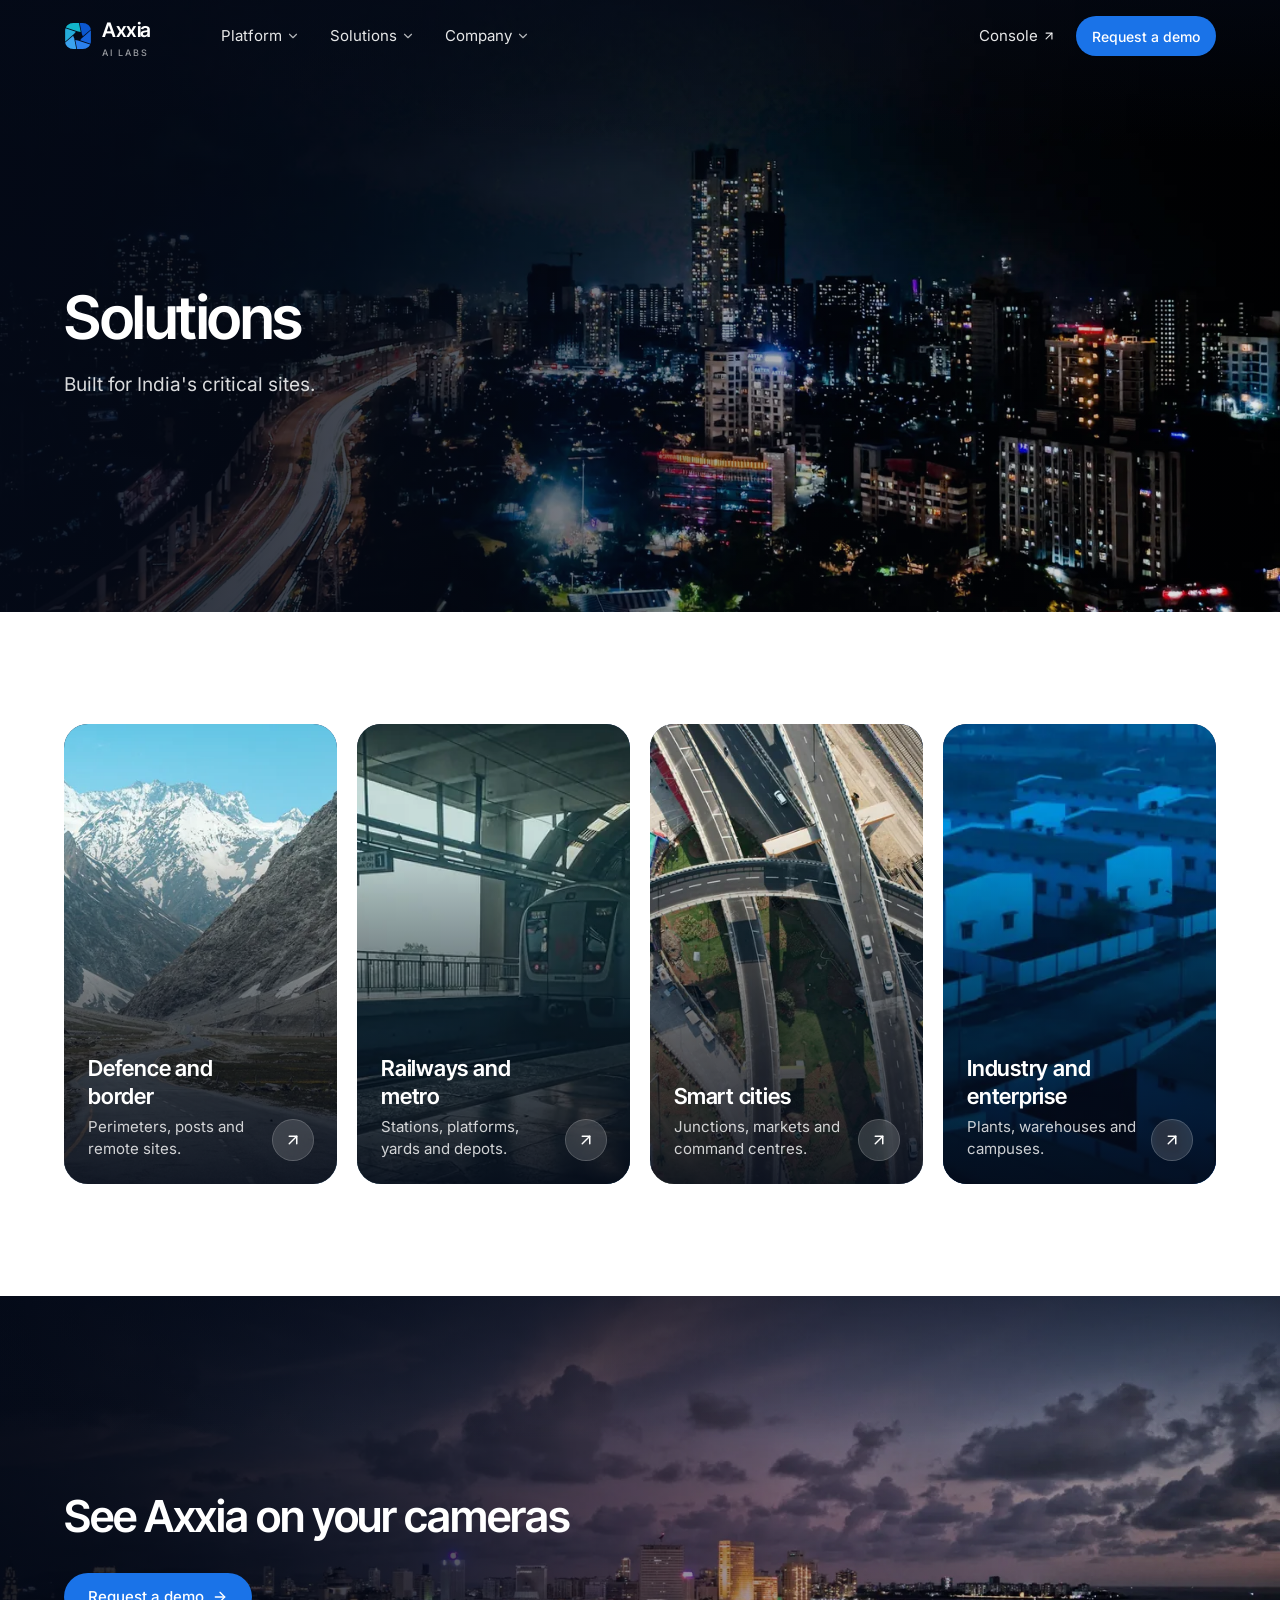
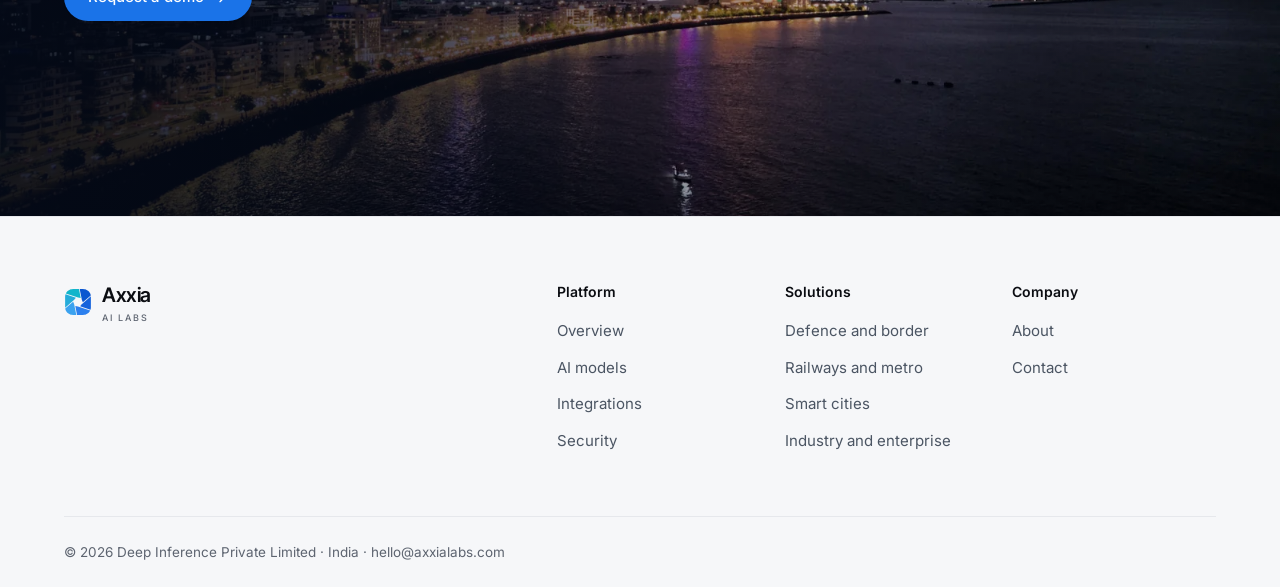
<file: solutions/index.html>
<!doctype html>
<html lang="en">
  <head>
    <meta charset="UTF-8" />
    <meta name="viewport" content="width=device-width, initial-scale=1" />
    <title>Solutions | Axxia</title>
    <meta name="description" content="Built for India&#39;s critical sites." />
    <link rel="canonical" href="https://axxialabs.com/solutions/" />
    <meta name="theme-color" content="#ffffff" />

    <link rel="icon" href="/brand/axxia-mark.svg" type="image/svg+xml" />
    <link rel="icon" href="/brand/axxia-mark-32.png" type="image/png" sizes="32x32" />
    <link rel="apple-touch-icon" href="/brand/axxia-mark-180.png" sizes="180x180" />

    <meta property="og:type" content="website" />
    <meta property="og:site_name" content="Axxia" />
    <meta property="og:url" content="https://axxialabs.com/solutions/" />
    <meta property="og:title" content="Solutions | Axxia" />
    <meta property="og:description" content="Built for India&#39;s critical sites." />
    <meta property="og:image" content="https://axxialabs.com/og.jpg" />
    <meta property="og:image:width" content="1200" />
    <meta property="og:image:height" content="630" />
    <meta property="og:image:alt" content="Axxia" />

    <meta name="twitter:card" content="summary_large_image" />
    <meta name="twitter:title" content="Solutions | Axxia" />
    <meta name="twitter:description" content="Built for India&#39;s critical sites." />
    <meta name="twitter:image" content="https://axxialabs.com/og.jpg" />
    <script type="module" crossorigin src="/assets/solutions-D7jli7uC.js"></script>
    <link rel="modulepreload" crossorigin href="/assets/mount-YkpCc9v2.js">
    <link rel="modulepreload" crossorigin href="/assets/IndustryCards-CgsJRfTg.js">
    <link rel="modulepreload" crossorigin href="/assets/CtaBand-Q0srfvot.js">
    <link rel="stylesheet" crossorigin href="/assets/mount-aVTlC6AG.css">
  </head>
  <body>
    <div id="root"></div>
    <noscript>Solutions | Axxia. Please turn on JavaScript to view this site, or write to hello@axxialabs.com.</noscript>
  </body>
</html>
</file>
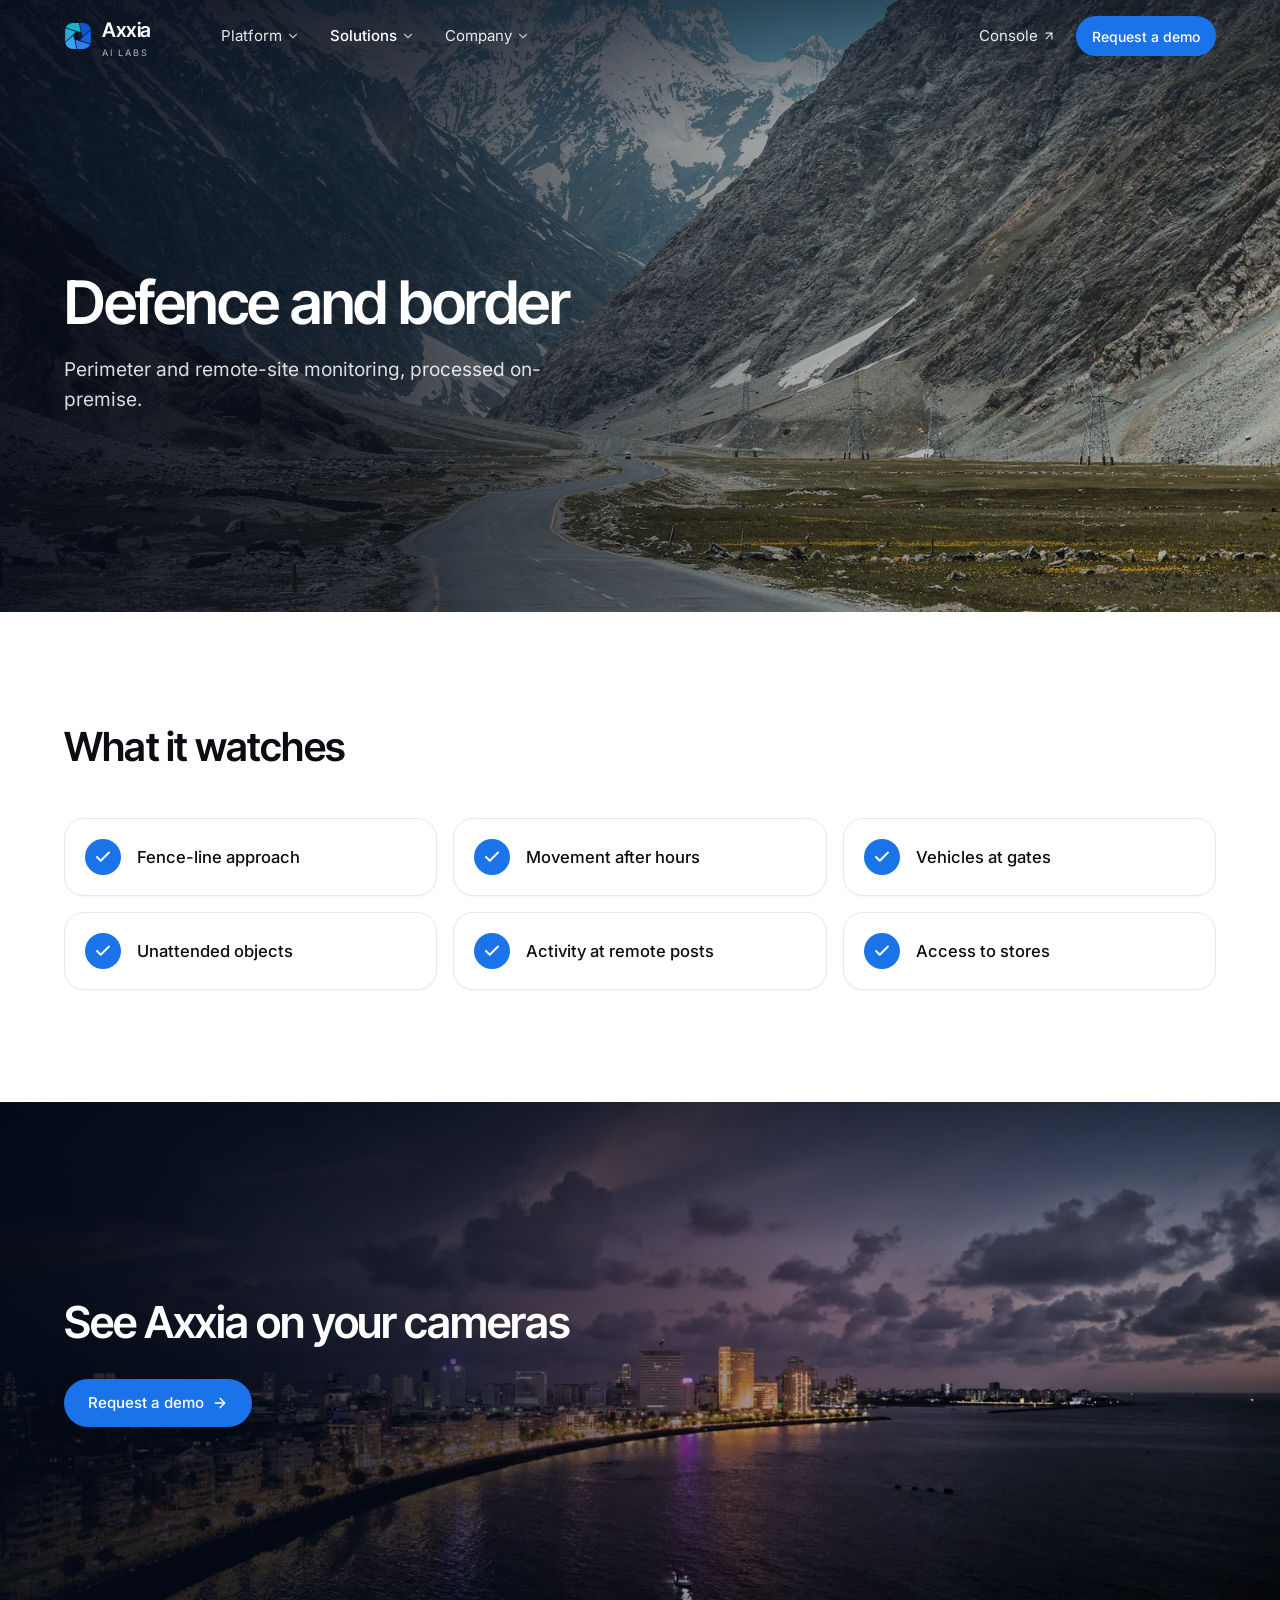
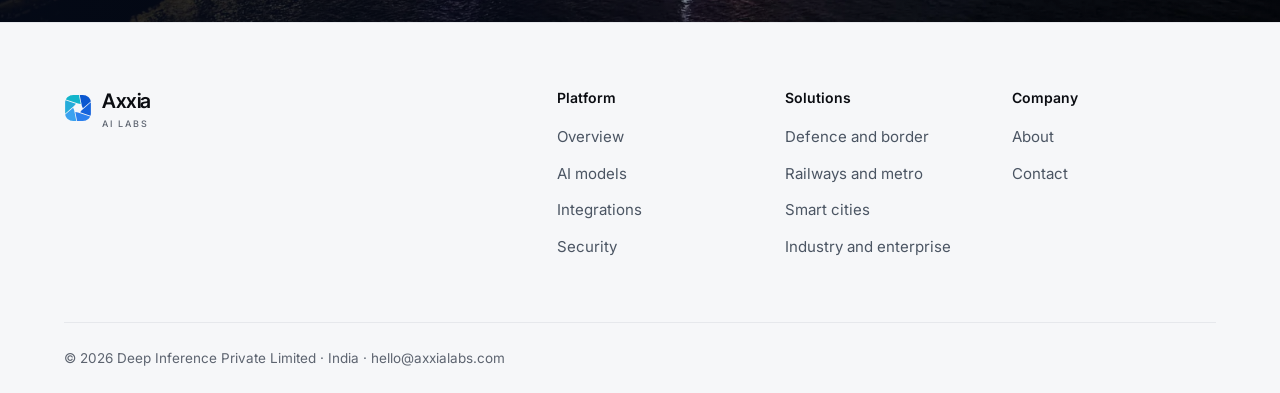
<file: solutions/defence/index.html>
<!doctype html>
<html lang="en">
  <head>
    <meta charset="UTF-8" />
    <meta name="viewport" content="width=device-width, initial-scale=1" />
    <title>Defence and border | Axxia</title>
    <meta name="description" content="Perimeter and remote-site monitoring, processed on-premise." />
    <link rel="canonical" href="https://axxialabs.com/solutions/defence/" />
    <meta name="theme-color" content="#ffffff" />

    <link rel="icon" href="/brand/axxia-mark.svg" type="image/svg+xml" />
    <link rel="icon" href="/brand/axxia-mark-32.png" type="image/png" sizes="32x32" />
    <link rel="apple-touch-icon" href="/brand/axxia-mark-180.png" sizes="180x180" />

    <meta property="og:type" content="website" />
    <meta property="og:site_name" content="Axxia" />
    <meta property="og:url" content="https://axxialabs.com/solutions/defence/" />
    <meta property="og:title" content="Defence and border | Axxia" />
    <meta property="og:description" content="Perimeter and remote-site monitoring, processed on-premise." />
    <meta property="og:image" content="https://axxialabs.com/og.jpg" />
    <meta property="og:image:width" content="1200" />
    <meta property="og:image:height" content="630" />
    <meta property="og:image:alt" content="Axxia" />

    <meta name="twitter:card" content="summary_large_image" />
    <meta name="twitter:title" content="Defence and border | Axxia" />
    <meta name="twitter:description" content="Perimeter and remote-site monitoring, processed on-premise." />
    <meta name="twitter:image" content="https://axxialabs.com/og.jpg" />
    <script type="module" crossorigin src="/assets/solutions-defence-DVPbmRSJ.js"></script>
    <link rel="modulepreload" crossorigin href="/assets/mount-YkpCc9v2.js">
    <link rel="modulepreload" crossorigin href="/assets/check-DLZwp_gz.js">
    <link rel="modulepreload" crossorigin href="/assets/kit-k93MTTk5.js">
    <link rel="modulepreload" crossorigin href="/assets/CtaBand-Q0srfvot.js">
    <link rel="modulepreload" crossorigin href="/assets/SolutionPage-DjfiIupN.js">
    <link rel="stylesheet" crossorigin href="/assets/mount-aVTlC6AG.css">
  </head>
  <body>
    <div id="root"></div>
    <noscript>Defence and border | Axxia. Please turn on JavaScript to view this site, or write to hello@axxialabs.com.</noscript>
  </body>
</html>
</file>
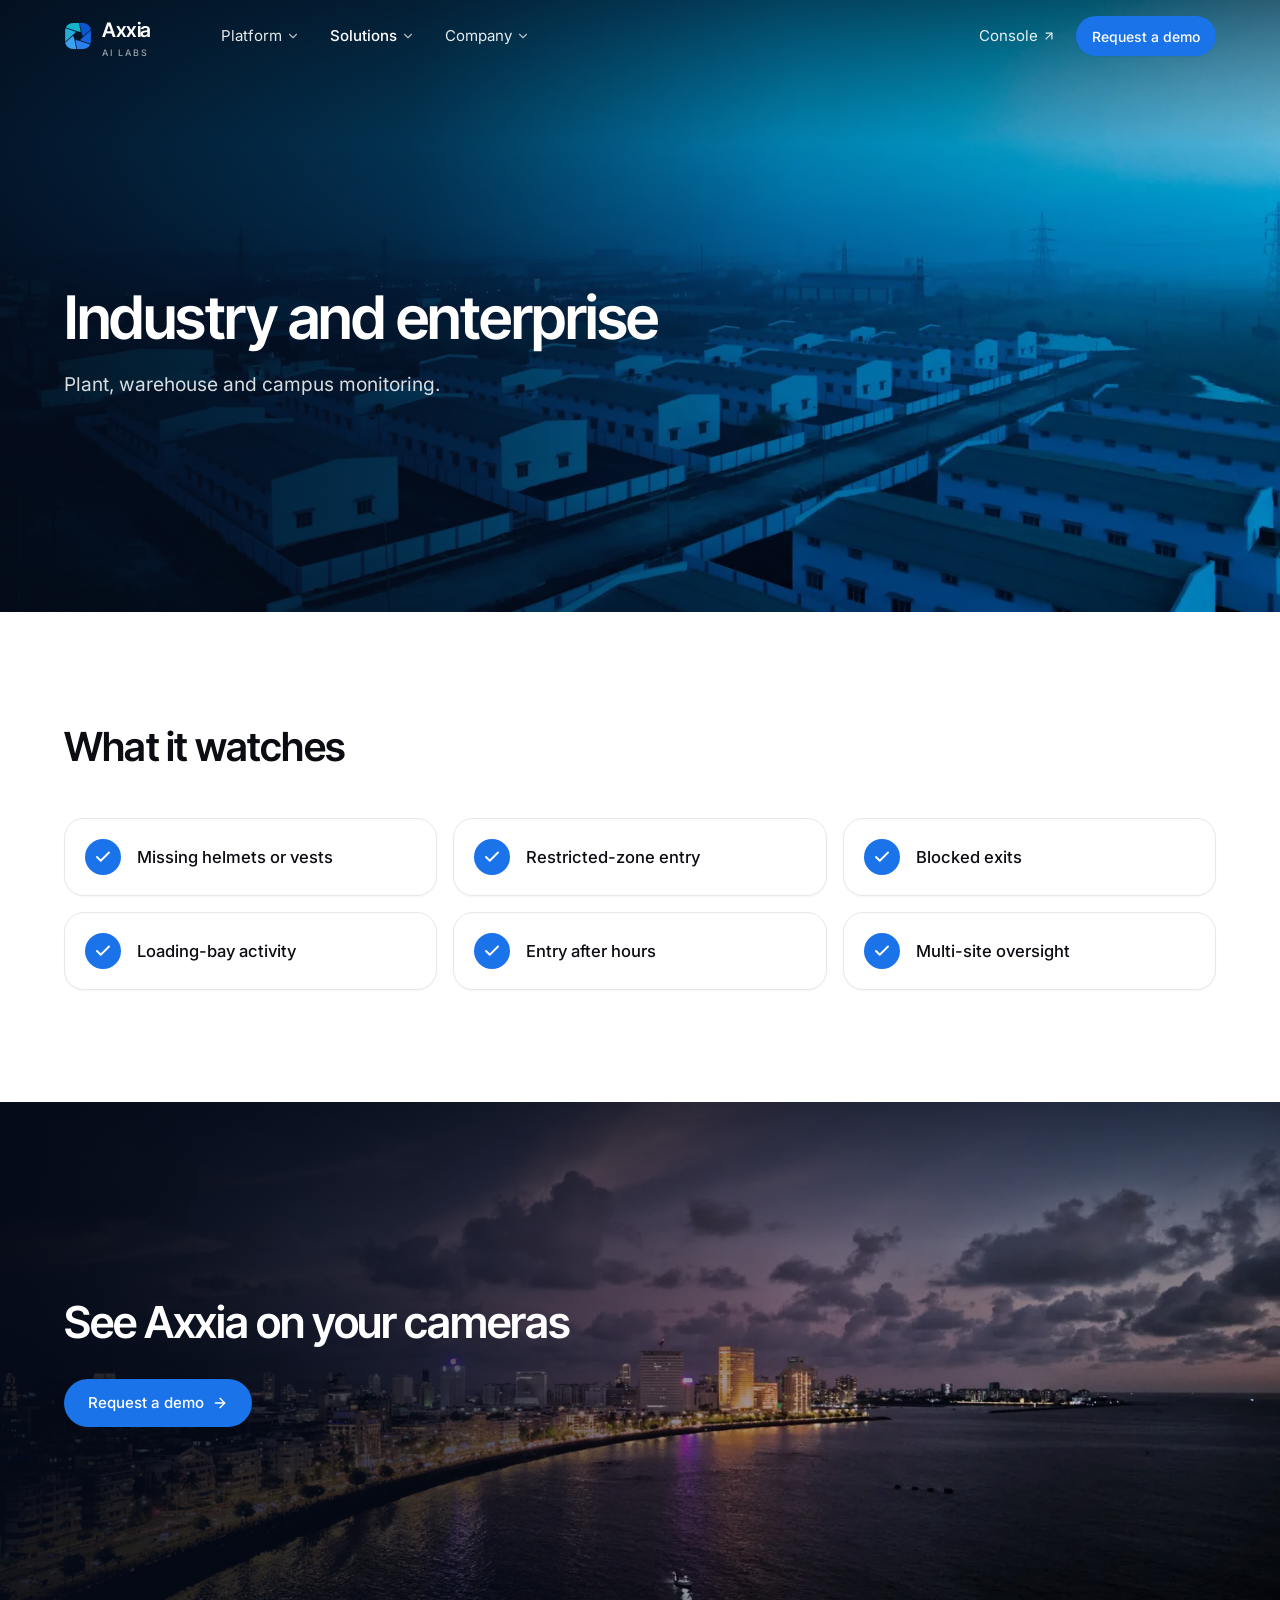
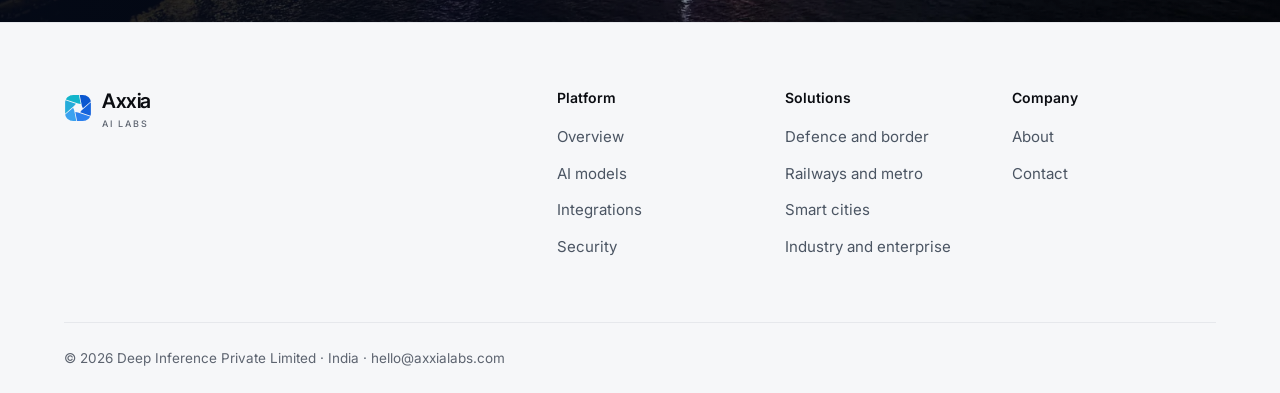
<file: solutions/industry/index.html>
<!doctype html>
<html lang="en">
  <head>
    <meta charset="UTF-8" />
    <meta name="viewport" content="width=device-width, initial-scale=1" />
    <title>Industry and enterprise | Axxia</title>
    <meta name="description" content="Plant, warehouse and campus monitoring." />
    <link rel="canonical" href="https://axxialabs.com/solutions/industry/" />
    <meta name="theme-color" content="#ffffff" />

    <link rel="icon" href="/brand/axxia-mark.svg" type="image/svg+xml" />
    <link rel="icon" href="/brand/axxia-mark-32.png" type="image/png" sizes="32x32" />
    <link rel="apple-touch-icon" href="/brand/axxia-mark-180.png" sizes="180x180" />

    <meta property="og:type" content="website" />
    <meta property="og:site_name" content="Axxia" />
    <meta property="og:url" content="https://axxialabs.com/solutions/industry/" />
    <meta property="og:title" content="Industry and enterprise | Axxia" />
    <meta property="og:description" content="Plant, warehouse and campus monitoring." />
    <meta property="og:image" content="https://axxialabs.com/og.jpg" />
    <meta property="og:image:width" content="1200" />
    <meta property="og:image:height" content="630" />
    <meta property="og:image:alt" content="Axxia" />

    <meta name="twitter:card" content="summary_large_image" />
    <meta name="twitter:title" content="Industry and enterprise | Axxia" />
    <meta name="twitter:description" content="Plant, warehouse and campus monitoring." />
    <meta name="twitter:image" content="https://axxialabs.com/og.jpg" />
    <script type="module" crossorigin src="/assets/solutions-industry-BhUrfOCZ.js"></script>
    <link rel="modulepreload" crossorigin href="/assets/mount-YkpCc9v2.js">
    <link rel="modulepreload" crossorigin href="/assets/check-DLZwp_gz.js">
    <link rel="modulepreload" crossorigin href="/assets/kit-k93MTTk5.js">
    <link rel="modulepreload" crossorigin href="/assets/CtaBand-Q0srfvot.js">
    <link rel="modulepreload" crossorigin href="/assets/SolutionPage-DjfiIupN.js">
    <link rel="stylesheet" crossorigin href="/assets/mount-aVTlC6AG.css">
  </head>
  <body>
    <div id="root"></div>
    <noscript>Industry and enterprise | Axxia. Please turn on JavaScript to view this site, or write to hello@axxialabs.com.</noscript>
  </body>
</html>
</file>
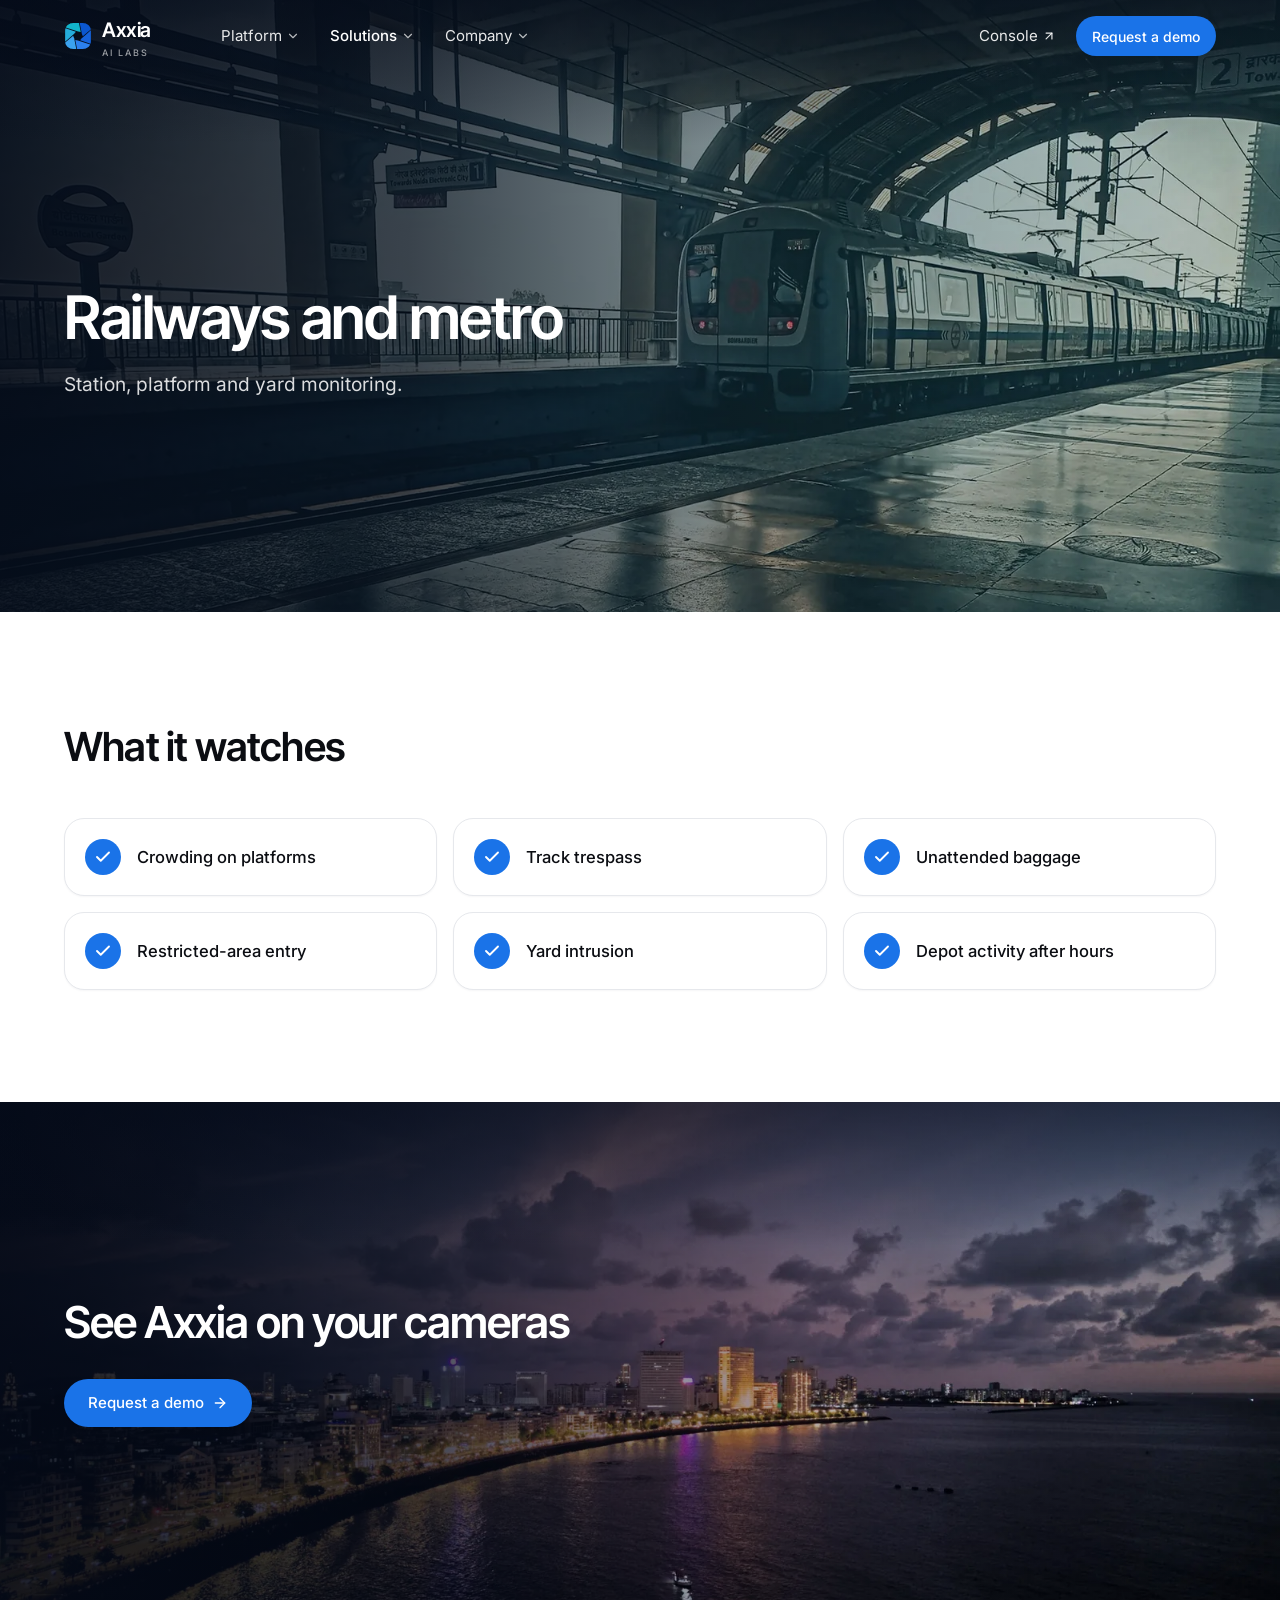
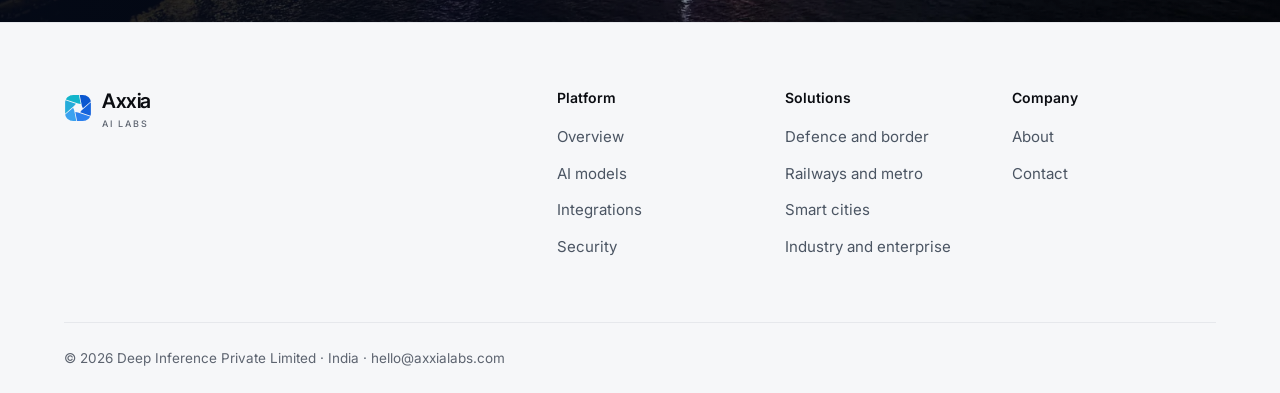
<file: solutions/railways/index.html>
<!doctype html>
<html lang="en">
  <head>
    <meta charset="UTF-8" />
    <meta name="viewport" content="width=device-width, initial-scale=1" />
    <title>Railways and metro | Axxia</title>
    <meta name="description" content="Station, platform and yard monitoring." />
    <link rel="canonical" href="https://axxialabs.com/solutions/railways/" />
    <meta name="theme-color" content="#ffffff" />

    <link rel="icon" href="/brand/axxia-mark.svg" type="image/svg+xml" />
    <link rel="icon" href="/brand/axxia-mark-32.png" type="image/png" sizes="32x32" />
    <link rel="apple-touch-icon" href="/brand/axxia-mark-180.png" sizes="180x180" />

    <meta property="og:type" content="website" />
    <meta property="og:site_name" content="Axxia" />
    <meta property="og:url" content="https://axxialabs.com/solutions/railways/" />
    <meta property="og:title" content="Railways and metro | Axxia" />
    <meta property="og:description" content="Station, platform and yard monitoring." />
    <meta property="og:image" content="https://axxialabs.com/og.jpg" />
    <meta property="og:image:width" content="1200" />
    <meta property="og:image:height" content="630" />
    <meta property="og:image:alt" content="Axxia" />

    <meta name="twitter:card" content="summary_large_image" />
    <meta name="twitter:title" content="Railways and metro | Axxia" />
    <meta name="twitter:description" content="Station, platform and yard monitoring." />
    <meta name="twitter:image" content="https://axxialabs.com/og.jpg" />
    <script type="module" crossorigin src="/assets/solutions-railways-C6g2E7d7.js"></script>
    <link rel="modulepreload" crossorigin href="/assets/mount-YkpCc9v2.js">
    <link rel="modulepreload" crossorigin href="/assets/check-DLZwp_gz.js">
    <link rel="modulepreload" crossorigin href="/assets/kit-k93MTTk5.js">
    <link rel="modulepreload" crossorigin href="/assets/CtaBand-Q0srfvot.js">
    <link rel="modulepreload" crossorigin href="/assets/SolutionPage-DjfiIupN.js">
    <link rel="stylesheet" crossorigin href="/assets/mount-aVTlC6AG.css">
  </head>
  <body>
    <div id="root"></div>
    <noscript>Railways and metro | Axxia. Please turn on JavaScript to view this site, or write to hello@axxialabs.com.</noscript>
  </body>
</html>
</file>
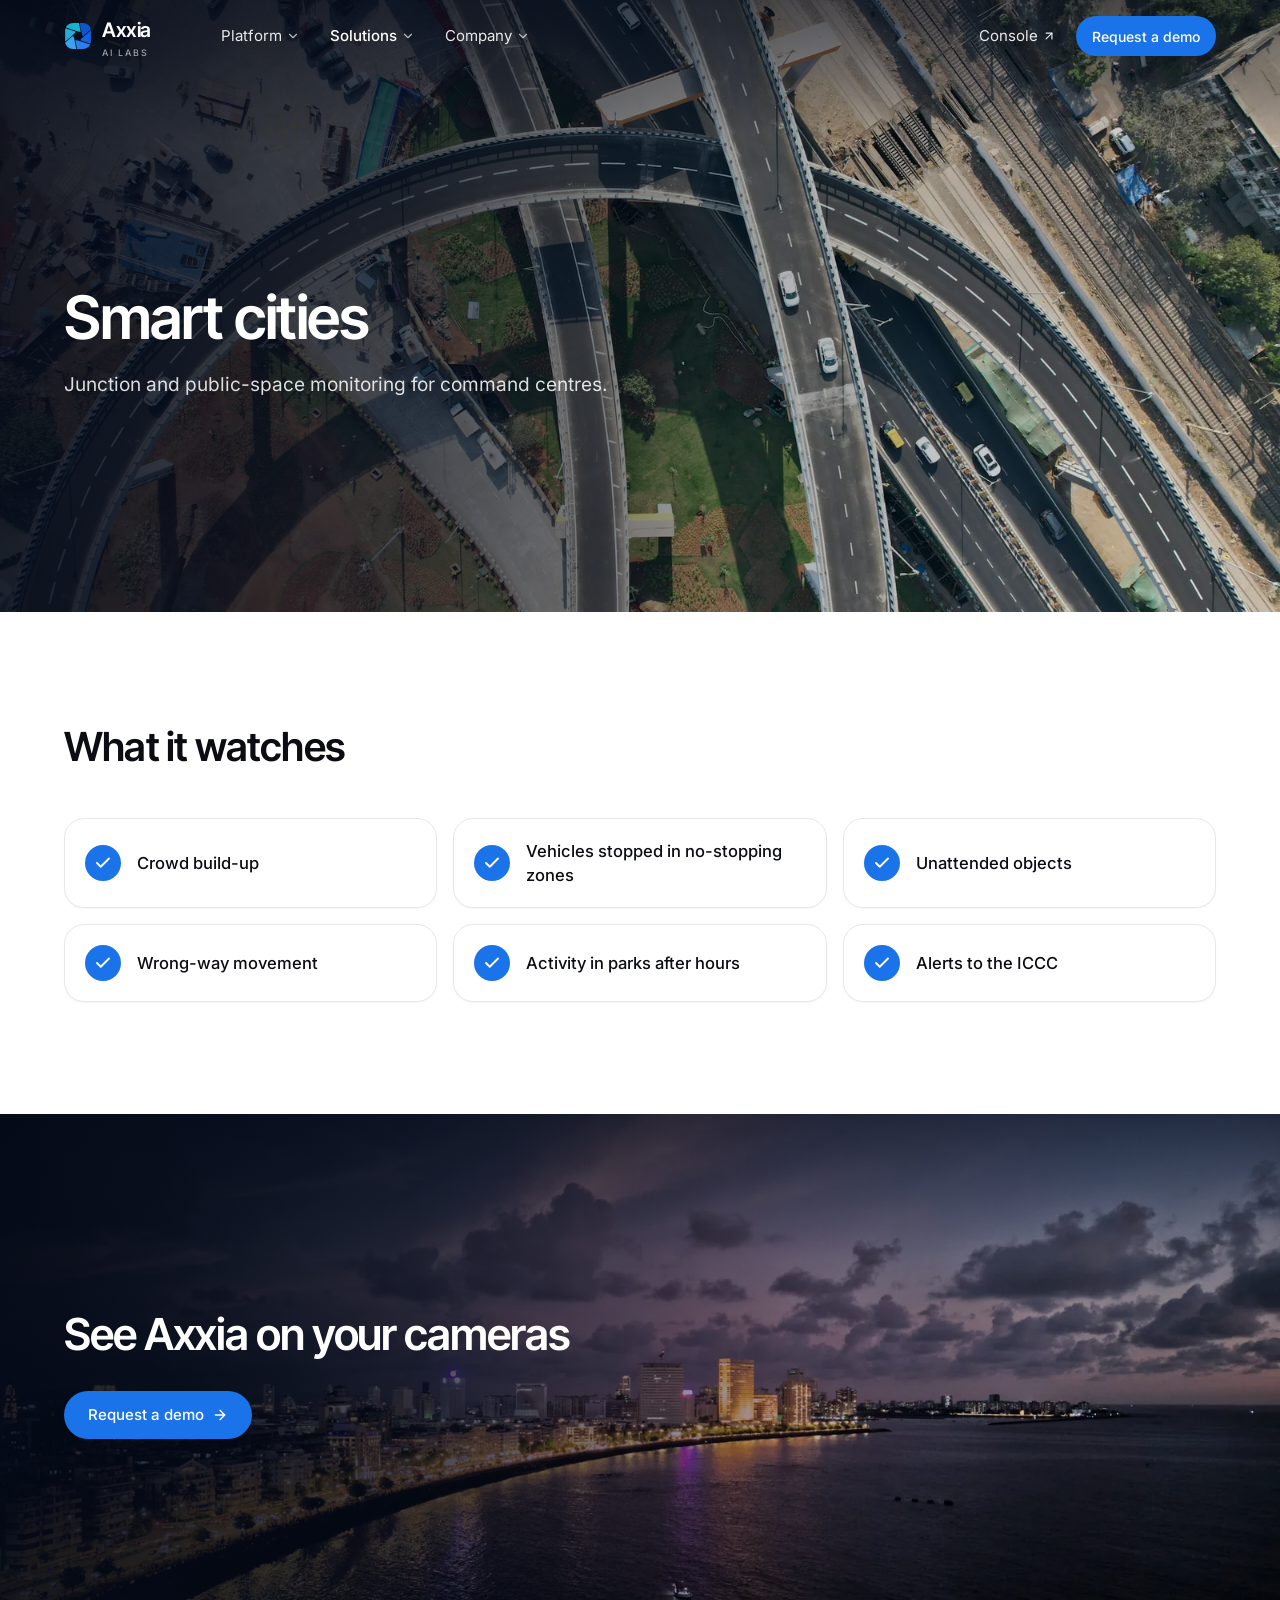
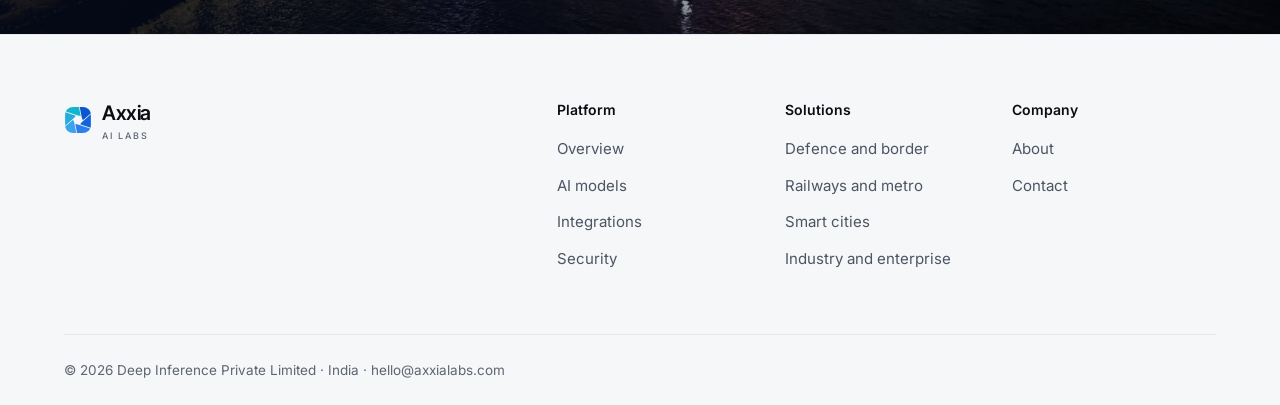
<file: solutions/smart-cities/index.html>
<!doctype html>
<html lang="en">
  <head>
    <meta charset="UTF-8" />
    <meta name="viewport" content="width=device-width, initial-scale=1" />
    <title>Smart cities | Axxia</title>
    <meta name="description" content="Junction and public-space monitoring for command centres." />
    <link rel="canonical" href="https://axxialabs.com/solutions/smart-cities/" />
    <meta name="theme-color" content="#ffffff" />

    <link rel="icon" href="/brand/axxia-mark.svg" type="image/svg+xml" />
    <link rel="icon" href="/brand/axxia-mark-32.png" type="image/png" sizes="32x32" />
    <link rel="apple-touch-icon" href="/brand/axxia-mark-180.png" sizes="180x180" />

    <meta property="og:type" content="website" />
    <meta property="og:site_name" content="Axxia" />
    <meta property="og:url" content="https://axxialabs.com/solutions/smart-cities/" />
    <meta property="og:title" content="Smart cities | Axxia" />
    <meta property="og:description" content="Junction and public-space monitoring for command centres." />
    <meta property="og:image" content="https://axxialabs.com/og.jpg" />
    <meta property="og:image:width" content="1200" />
    <meta property="og:image:height" content="630" />
    <meta property="og:image:alt" content="Axxia" />

    <meta name="twitter:card" content="summary_large_image" />
    <meta name="twitter:title" content="Smart cities | Axxia" />
    <meta name="twitter:description" content="Junction and public-space monitoring for command centres." />
    <meta name="twitter:image" content="https://axxialabs.com/og.jpg" />
    <script type="module" crossorigin src="/assets/solutions-smart-cities-CixDeAFg.js"></script>
    <link rel="modulepreload" crossorigin href="/assets/mount-YkpCc9v2.js">
    <link rel="modulepreload" crossorigin href="/assets/check-DLZwp_gz.js">
    <link rel="modulepreload" crossorigin href="/assets/kit-k93MTTk5.js">
    <link rel="modulepreload" crossorigin href="/assets/CtaBand-Q0srfvot.js">
    <link rel="modulepreload" crossorigin href="/assets/SolutionPage-DjfiIupN.js">
    <link rel="stylesheet" crossorigin href="/assets/mount-aVTlC6AG.css">
  </head>
  <body>
    <div id="root"></div>
    <noscript>Smart cities | Axxia. Please turn on JavaScript to view this site, or write to hello@axxialabs.com.</noscript>
  </body>
</html>
</file>
<file: assets/mount-aVTlC6AG.css>
@font-face{font-family:Inter Variable;font-style:normal;font-display:swap;font-weight:100 900;src:url(/assets/inter-cyrillic-ext-wght-normal-BOeWTOD4.woff2)format("woff2-variations");unicode-range:U+460-52F,U+1C80-1C8A,U+20B4,U+2DE0-2DFF,U+A640-A69F,U+FE2E-FE2F}@font-face{font-family:Inter Variable;font-style:normal;font-display:swap;font-weight:100 900;src:url(/assets/inter-cyrillic-wght-normal-DqGufNeO.woff2)format("woff2-variations");unicode-range:U+301,U+400-45F,U+490-491,U+4B0-4B1,U+2116}@font-face{font-family:Inter Variable;font-style:normal;font-display:swap;font-weight:100 900;src:url(/assets/inter-greek-ext-wght-normal-DlzME5K_.woff2)format("woff2-variations");unicode-range:U+1F??}@font-face{font-family:Inter Variable;font-style:normal;font-display:swap;font-weight:100 900;src:url(/assets/inter-greek-wght-normal-CkhJZR-_.woff2)format("woff2-variations");unicode-range:U+370-377,U+37A-37F,U+384-38A,U+38C,U+38E-3A1,U+3A3-3FF}@font-face{font-family:Inter Variable;font-style:normal;font-display:swap;font-weight:100 900;src:url(/assets/inter-vietnamese-wght-normal-CBcvBZtf.woff2)format("woff2-variations");unicode-range:U+102-103,U+110-111,U+128-129,U+168-169,U+1A0-1A1,U+1AF-1B0,U+300-301,U+303-304,U+308-309,U+323,U+329,U+1EA0-1EF9,U+20AB}@font-face{font-family:Inter Variable;font-style:normal;font-display:swap;font-weight:100 900;src:url(/assets/inter-latin-ext-wght-normal-DO1Apj_S.woff2)format("woff2-variations");unicode-range:U+100-2BA,U+2BD-2C5,U+2C7-2CC,U+2CE-2D7,U+2DD-2FF,U+304,U+308,U+329,U+1D00-1DBF,U+1E00-1E9F,U+1EF2-1EFF,U+2020,U+20A0-20AB,U+20AD-20C0,U+2113,U+2C60-2C7F,U+A720-A7FF}@font-face{font-family:Inter Variable;font-style:normal;font-display:swap;font-weight:100 900;src:url(/assets/inter-latin-wght-normal-Dx4kXJAl.woff2)format("woff2-variations");unicode-range:U+??,U+131,U+152-153,U+2BB-2BC,U+2C6,U+2DA,U+2DC,U+304,U+308,U+329,U+2000-206F,U+20AC,U+2122,U+2191,U+2193,U+2212,U+2215,U+FEFF,U+FFFD}@font-face{font-family:Inter Tight Variable;font-style:normal;font-display:swap;font-weight:100 900;src:url(/assets/inter-tight-cyrillic-ext-wght-normal-okcGN4Nq.woff2)format("woff2-variations");unicode-range:U+460-52F,U+1C80-1C8A,U+20B4,U+2DE0-2DFF,U+A640-A69F,U+FE2E-FE2F}@font-face{font-family:Inter Tight Variable;font-style:normal;font-display:swap;font-weight:100 900;src:url(/assets/inter-tight-cyrillic-wght-normal-BS41q_Tv.woff2)format("woff2-variations");unicode-range:U+301,U+400-45F,U+490-491,U+4B0-4B1,U+2116}@font-face{font-family:Inter Tight Variable;font-style:normal;font-display:swap;font-weight:100 900;src:url(/assets/inter-tight-greek-ext-wght-normal-DQgQPNk4.woff2)format("woff2-variations");unicode-range:U+1F??}@font-face{font-family:Inter Tight Variable;font-style:normal;font-display:swap;font-weight:100 900;src:url(/assets/inter-tight-greek-wght-normal-sS1B39LI.woff2)format("woff2-variations");unicode-range:U+370-377,U+37A-37F,U+384-38A,U+38C,U+38E-3A1,U+3A3-3FF}@font-face{font-family:Inter Tight Variable;font-style:normal;font-display:swap;font-weight:100 900;src:url(/assets/inter-tight-vietnamese-wght-normal-TKKdAiBA.woff2)format("woff2-variations");unicode-range:U+102-103,U+110-111,U+128-129,U+168-169,U+1A0-1A1,U+1AF-1B0,U+300-301,U+303-304,U+308-309,U+323,U+329,U+1EA0-1EF9,U+20AB}@font-face{font-family:Inter Tight Variable;font-style:normal;font-display:swap;font-weight:100 900;src:url(/assets/inter-tight-latin-ext-wght-normal-B4u9PlvR.woff2)format("woff2-variations");unicode-range:U+100-2BA,U+2BD-2C5,U+2C7-2CC,U+2CE-2D7,U+2DD-2FF,U+304,U+308,U+329,U+1D00-1DBF,U+1E00-1E9F,U+1EF2-1EFF,U+2020,U+20A0-20AB,U+20AD-20C0,U+2113,U+2C60-2C7F,U+A720-A7FF}@font-face{font-family:Inter Tight Variable;font-style:normal;font-display:swap;font-weight:100 900;src:url(/assets/inter-tight-latin-wght-normal-DX-nOvPD.woff2)format("woff2-variations");unicode-range:U+??,U+131,U+152-153,U+2BB-2BC,U+2C6,U+2DA,U+2DC,U+304,U+308,U+329,U+2000-206F,U+20AC,U+2122,U+2191,U+2193,U+2212,U+2215,U+FEFF,U+FFFD}@layer properties{@supports (((-webkit-hyphens:none)) and (not (margin-trim:inline))) or ((-moz-orient:inline) and (not (color:rgb(from red r g b)))){*,:before,:after,::backdrop{--tw-translate-x:0;--tw-translate-y:0;--tw-translate-z:0;--tw-rotate-x:initial;--tw-rotate-y:initial;--tw-rotate-z:initial;--tw-skew-x:initial;--tw-skew-y:initial;--tw-space-y-reverse:0;--tw-divide-y-reverse:0;--tw-border-style:solid;--tw-gradient-position:initial;--tw-gradient-from:#0000;--tw-gradient-via:#0000;--tw-gradient-to:#0000;--tw-gradient-stops:initial;--tw-gradient-via-stops:initial;--tw-gradient-from-position:0%;--tw-gradient-via-position:50%;--tw-gradient-to-position:100%;--tw-leading:initial;--tw-font-weight:initial;--tw-tracking:initial;--tw-ordinal:initial;--tw-slashed-zero:initial;--tw-numeric-figure:initial;--tw-numeric-spacing:initial;--tw-numeric-fraction:initial;--tw-shadow:0 0 #0000;--tw-shadow-color:initial;--tw-shadow-alpha:100%;--tw-inset-shadow:0 0 #0000;--tw-inset-shadow-color:initial;--tw-inset-shadow-alpha:100%;--tw-ring-color:initial;--tw-ring-shadow:0 0 #0000;--tw-inset-ring-color:initial;--tw-inset-ring-shadow:0 0 #0000;--tw-ring-inset:initial;--tw-ring-offset-width:0px;--tw-ring-offset-color:#fff;--tw-ring-offset-shadow:0 0 #0000;--tw-blur:initial;--tw-brightness:initial;--tw-contrast:initial;--tw-grayscale:initial;--tw-hue-rotate:initial;--tw-invert:initial;--tw-opacity:initial;--tw-saturate:initial;--tw-sepia:initial;--tw-drop-shadow:initial;--tw-drop-shadow-color:initial;--tw-drop-shadow-alpha:100%;--tw-drop-shadow-size:initial;--tw-backdrop-blur:initial;--tw-backdrop-brightness:initial;--tw-backdrop-contrast:initial;--tw-backdrop-grayscale:initial;--tw-backdrop-hue-rotate:initial;--tw-backdrop-invert:initial;--tw-backdrop-opacity:initial;--tw-backdrop-saturate:initial;--tw-backdrop-sepia:initial;--tw-duration:initial;--tw-ease:initial;--tw-outline-style:solid}}}@layer theme{:root,:host{--font-sans:"Inter Variable", ui-sans-serif, system-ui, -apple-system, "Segoe UI", sans-serif;--font-mono:ui-monospace, SFMono-Regular, Menlo, Monaco, Consolas, "Liberation Mono", "Courier New", monospace;--spacing:.25rem;--text-sm:.875rem;--text-sm--line-height:calc(1.25 / .875);--text-xl:1.25rem;--text-xl--line-height:calc(1.75 / 1.25);--font-weight-medium:500;--font-weight-semibold:600;--tracking-tight:-.025em;--radius-lg:1rem;--radius-xl:1.5rem;--radius-2xl:1rem;--ease-out:cubic-bezier(0, 0, .2, 1);--blur-sm:8px;--blur-xl:24px;--default-transition-duration:.15s;--default-transition-timing-function:cubic-bezier(.4, 0, .2, 1);--default-font-family:var(--font-sans);--default-mono-font-family:var(--font-mono);--font-display:"Inter Tight Variable", "Inter Variable", ui-sans-serif, system-ui, sans-serif;--color-white:#fff;--color-page:#fff;--color-surface:#f6f7f9;--color-card:#fff;--color-ink:#0b0d12;--color-ink-2:#4b5563;--color-muted:#5d6470;--color-line:#e6e8ec;--color-line-2:#d5d9e0;--color-brand:#1a73e8;--color-brand-2:#1765cc;--color-brand-soft:#eef4fe;--color-teal:#12b5cb;--color-mint:#0f9d78;--container-site:76rem}}@layer base{*,:after,:before,::backdrop{box-sizing:border-box;border:0 solid;margin:0;padding:0}::file-selector-button{box-sizing:border-box;border:0 solid;margin:0;padding:0}html,:host{-webkit-text-size-adjust:100%;tab-size:4;line-height:1.5;font-family:var(--default-font-family,-apple-system, BlinkMacSystemFont, "Segoe UI", Roboto, "Helvetica Neue", "Noto Sans", Arial, sans-serif, "Apple Color Emoji", "Segoe UI Emoji", "Segoe UI Symbol", "Noto Color Emoji");font-feature-settings:var(--default-font-feature-settings,normal);font-variation-settings:var(--default-font-variation-settings,normal);-webkit-tap-highlight-color:transparent}hr{height:0;color:inherit;border-top-width:1px}abbr:where([title]){-webkit-text-decoration:underline dotted;text-decoration:underline dotted}h1,h2,h3,h4,h5,h6{font-size:inherit;font-weight:inherit}a{color:inherit;-webkit-text-decoration:inherit;-webkit-text-decoration:inherit;-webkit-text-decoration:inherit;-webkit-text-decoration:inherit;text-decoration:inherit}b,strong{font-weight:bolder}code,kbd,samp,pre{font-family:var(--default-mono-font-family,ui-monospace, SFMono-Regular, Menlo, Monaco, Consolas, "Liberation Mono", "Courier New", monospace);font-feature-settings:var(--default-mono-font-feature-settings,normal);font-variation-settings:var(--default-mono-font-variation-settings,normal);font-size:1em}small{font-size:80%}sub,sup{vertical-align:baseline;font-size:75%;line-height:0;position:relative}sub{bottom:-.25em}sup{top:-.5em}table{text-indent:0;border-color:inherit;border-collapse:collapse}:-moz-focusring:where(:not(iframe)){outline:auto}progress{vertical-align:baseline}summary{display:list-item}ol,ul,menu{list-style:none}img,svg,video,canvas,audio,iframe,embed,object{vertical-align:middle;display:block}img,video{max-width:100%;height:auto}button,input,select,optgroup,textarea{font:inherit;font-feature-settings:inherit;font-variation-settings:inherit;letter-spacing:inherit;color:inherit;opacity:1;background-color:#0000;border-radius:0}::file-selector-button{font:inherit;font-feature-settings:inherit;font-variation-settings:inherit;letter-spacing:inherit;color:inherit;opacity:1;background-color:#0000;border-radius:0}:where(select:is([multiple],[size])) optgroup{font-weight:bolder}:where(select:is([multiple],[size])) optgroup option{padding-inline-start:20px}::file-selector-button{margin-inline-end:4px}::placeholder{opacity:1}@supports (not ((-webkit-appearance:-apple-pay-button))) or (contain-intrinsic-size:1px){::placeholder{color:currentColor}@supports (color:color-mix(in lab, red, red)){::placeholder{color:color-mix(in oklab, currentcolor 50%, transparent)}}}textarea{resize:vertical}::-webkit-search-decoration{-webkit-appearance:none}::-webkit-date-and-time-value{min-height:1lh;text-align:inherit}::-webkit-datetime-edit{display:inline-flex}::-webkit-datetime-edit-fields-wrapper{padding:0}::-webkit-datetime-edit{padding-block:0}::-webkit-datetime-edit-year-field{padding-block:0}::-webkit-datetime-edit-month-field{padding-block:0}::-webkit-datetime-edit-day-field{padding-block:0}::-webkit-datetime-edit-hour-field{padding-block:0}::-webkit-datetime-edit-minute-field{padding-block:0}::-webkit-datetime-edit-second-field{padding-block:0}::-webkit-datetime-edit-millisecond-field{padding-block:0}::-webkit-datetime-edit-meridiem-field{padding-block:0}::-webkit-calendar-picker-indicator{line-height:1}:-moz-ui-invalid{box-shadow:none}button,input:where([type=button],[type=reset],[type=submit]){appearance:button}::file-selector-button{appearance:button}::-webkit-inner-spin-button{height:auto}::-webkit-outer-spin-button{height:auto}[hidden]:where(:not([hidden=until-found])){display:none!important}html{-webkit-text-size-adjust:100%;text-rendering:optimizelegibility}@media (prefers-reduced-motion:no-preference){html{scroll-behavior:smooth}}body{background-color:var(--color-page);font-family:var(--font-sans);color:var(--color-ink-2);-webkit-font-smoothing:antialiased;-moz-osx-font-smoothing:grayscale;--lightningcss-light:initial;--lightningcss-dark: ;color-scheme:light}h1,h2,h3,h4{font-family:var(--font-display);color:var(--color-ink);text-wrap:balance}::selection{background-color:#1a73e826}@supports (color:color-mix(in lab, red, red)){::selection{background-color:color-mix(in oklab, var(--color-brand) 15%, transparent)}}::selection{color:var(--color-ink)}html,body{overflow-x:clip}:focus-visible{outline-style:var(--tw-outline-style);outline-offset:2px;outline-width:2px;outline-color:var(--color-brand)}}@layer components;@layer utilities{.pointer-events-none{pointer-events:none}.invisible{visibility:hidden}.sr-only{clip-path:inset(50%);white-space:nowrap;border-width:0;width:1px;height:1px;margin:-1px;padding:0;position:absolute;overflow:hidden}.absolute{position:absolute}.fixed{position:fixed}.relative{position:relative}.inset-0{inset:0}.inset-x-0{inset-inline:0}.top-0{top:0}.top-1\/2{top:50%}.top-3{top:calc(var(--spacing) * 3)}.top-7{top:calc(var(--spacing) * 7)}.top-\[72px\]{top:72px}.top-full{top:100%}.right-3\.5{right:calc(var(--spacing) * 3.5)}.bottom-0{bottom:0}.-left-2{left:calc(var(--spacing) * -2)}.left-8{left:calc(var(--spacing) * 8)}.isolate{isolation:isolate}.-z-10{z-index:calc(10 * -1)}.z-10{z-index:10}.z-50{z-index:50}.z-\[60\]{z-index:60}.order-2{order:2}.order-3{order:3}.container{width:100%}@media (width>=40rem){.container{max-width:40rem}}@media (width>=48rem){.container{max-width:48rem}}@media (width>=64rem){.container{max-width:64rem}}@media (width>=80rem){.container{max-width:80rem}}@media (width>=96rem){.container{max-width:96rem}}.-m-1{margin:calc(var(--spacing) * -1)}.-mx-2{margin-inline:calc(var(--spacing) * -2)}.mx-auto{margin-inline:auto}.-mt-14{margin-top:calc(var(--spacing) * -14)}.mt-0\.5{margin-top:calc(var(--spacing) * .5)}.mt-1{margin-top:var(--spacing)}.mt-1\.5{margin-top:calc(var(--spacing) * 1.5)}.mt-2{margin-top:calc(var(--spacing) * 2)}.mt-3{margin-top:calc(var(--spacing) * 3)}.mt-4{margin-top:calc(var(--spacing) * 4)}.mt-6{margin-top:calc(var(--spacing) * 6)}.mt-7{margin-top:calc(var(--spacing) * 7)}.mt-8{margin-top:calc(var(--spacing) * 8)}.mt-9{margin-top:calc(var(--spacing) * 9)}.mt-10{margin-top:calc(var(--spacing) * 10)}.mt-12{margin-top:calc(var(--spacing) * 12)}.mt-auto{margin-top:auto}.-mr-2{margin-right:calc(var(--spacing) * -2)}.ml-6{margin-left:calc(var(--spacing) * 6)}.ml-\[72px\]{margin-left:72px}.ml-auto{margin-left:auto}.block{display:block}.contents{display:contents}.flex{display:flex}.grid{display:grid}.hidden{display:none}.inline-block{display:inline-block}.inline-flex{display:inline-flex}.\!size-5{width:calc(var(--spacing) * 5)!important;height:calc(var(--spacing) * 5)!important}.size-2{width:calc(var(--spacing) * 2);height:calc(var(--spacing) * 2)}.size-3\.5{width:calc(var(--spacing) * 3.5);height:calc(var(--spacing) * 3.5)}.size-4{width:calc(var(--spacing) * 4);height:calc(var(--spacing) * 4)}.size-5{width:calc(var(--spacing) * 5);height:calc(var(--spacing) * 5)}.size-6{width:calc(var(--spacing) * 6);height:calc(var(--spacing) * 6)}.size-7{width:calc(var(--spacing) * 7);height:calc(var(--spacing) * 7)}.size-8{width:calc(var(--spacing) * 8);height:calc(var(--spacing) * 8)}.size-9{width:calc(var(--spacing) * 9);height:calc(var(--spacing) * 9)}.size-10{width:calc(var(--spacing) * 10);height:calc(var(--spacing) * 10)}.size-11{width:calc(var(--spacing) * 11);height:calc(var(--spacing) * 11)}.size-12{width:calc(var(--spacing) * 12);height:calc(var(--spacing) * 12)}.size-14{width:calc(var(--spacing) * 14);height:calc(var(--spacing) * 14)}.size-16{width:calc(var(--spacing) * 16);height:calc(var(--spacing) * 16)}.size-\[18px\]{width:18px;height:18px}.size-\[22px\]{width:22px;height:22px}.size-full{width:100%;height:100%}.h-1\.5{height:calc(var(--spacing) * 1.5)}.h-6{height:calc(var(--spacing) * 6)}.h-8{height:calc(var(--spacing) * 8)}.h-9{height:calc(var(--spacing) * 9)}.h-10{height:calc(var(--spacing) * 10)}.h-11{height:calc(var(--spacing) * 11)}.h-12{height:calc(var(--spacing) * 12)}.h-16{height:calc(var(--spacing) * 16)}.h-20{height:calc(var(--spacing) * 20)}.h-36{height:calc(var(--spacing) * 36)}.h-\[72px\]{height:72px}.h-\[300px\]{height:300px}.h-auto{height:auto}.h-full{height:100%}.h-px{height:1px}.min-h-10{min-height:calc(var(--spacing) * 10)}.min-h-11{min-height:calc(var(--spacing) * 11)}.min-h-12{min-height:calc(var(--spacing) * 12)}.min-h-\[92px\]{min-height:92px}.min-h-\[156px\]{min-height:156px}.min-h-\[280px\]{min-height:280px}.min-h-\[440px\]{min-height:440px}.min-h-\[480px\]{min-height:480px}.min-h-\[600px\]{min-height:600px}.min-h-dvh{min-height:100dvh}.min-h-full{min-height:100%}.w-12{width:calc(var(--spacing) * 12)}.w-14{width:calc(var(--spacing) * 14)}.w-28{width:calc(var(--spacing) * 28)}.w-\[264px\]{width:264px}.w-full{width:100%}.max-w-\[13rem\]{max-width:13rem}.max-w-\[28rem\]{max-width:28rem}.max-w-\[34rem\]{max-width:34rem}.max-w-\[40rem\]{max-width:40rem}.max-w-\[440px\]{max-width:440px}.max-w-\[460px\]{max-width:460px}.max-w-\[560px\]{max-width:560px}.max-w-\[840px\]{max-width:840px}.max-w-site{max-width:var(--container-site)}.min-w-0{min-width:0}.flex-1{flex:1}.shrink-0{flex-shrink:0}.-translate-x-1\/2{--tw-translate-x:calc(calc(1 / 2 * 100%) * -1);translate:var(--tw-translate-x) var(--tw-translate-y)}.-translate-y-1\/2{--tw-translate-y:calc(calc(1 / 2 * 100%) * -1);translate:var(--tw-translate-x) var(--tw-translate-y)}.rotate-180{rotate:180deg}.transform{transform:var(--tw-rotate-x,) var(--tw-rotate-y,) var(--tw-rotate-z,) var(--tw-skew-x,) var(--tw-skew-y,)}.resize{resize:both}.resize-y{resize:vertical}.scroll-mt-20{scroll-margin-top:calc(var(--spacing) * 20)}.appearance-none{appearance:none}.grid-cols-2{grid-template-columns:repeat(2,minmax(0,1fr))}.grid-cols-4{grid-template-columns:repeat(4,minmax(0,1fr))}.grid-cols-8{grid-template-columns:repeat(8,minmax(0,1fr))}.flex-col{flex-direction:column}.flex-wrap{flex-wrap:wrap}.items-baseline{align-items:baseline}.items-center{align-items:center}.items-end{align-items:flex-end}.justify-between{justify-content:space-between}.justify-center{justify-content:center}.justify-end{justify-content:flex-end}.gap-0\.5{gap:calc(var(--spacing) * .5)}.gap-1{gap:var(--spacing)}.gap-1\.5{gap:calc(var(--spacing) * 1.5)}.gap-2{gap:calc(var(--spacing) * 2)}.gap-2\.5{gap:calc(var(--spacing) * 2.5)}.gap-3{gap:calc(var(--spacing) * 3)}.gap-3\.5{gap:calc(var(--spacing) * 3.5)}.gap-4{gap:calc(var(--spacing) * 4)}.gap-5{gap:calc(var(--spacing) * 5)}.gap-8{gap:calc(var(--spacing) * 8)}.gap-10{gap:calc(var(--spacing) * 10)}.gap-12{gap:calc(var(--spacing) * 12)}:where(.space-y-5>:not(:last-child)){--tw-space-y-reverse:0;margin-block-start:calc(calc(var(--spacing) * 5) * var(--tw-space-y-reverse));margin-block-end:calc(calc(var(--spacing) * 5) * calc(1 - var(--tw-space-y-reverse)))}.gap-x-4{column-gap:calc(var(--spacing) * 4)}.gap-x-5{column-gap:calc(var(--spacing) * 5)}.gap-x-6{column-gap:calc(var(--spacing) * 6)}.gap-y-1{row-gap:var(--spacing)}.gap-y-3{row-gap:calc(var(--spacing) * 3)}.gap-y-8{row-gap:calc(var(--spacing) * 8)}.gap-y-9{row-gap:calc(var(--spacing) * 9)}.gap-y-10{row-gap:calc(var(--spacing) * 10)}:where(.divide-y>:not(:last-child)){--tw-divide-y-reverse:0;border-bottom-style:var(--tw-border-style);border-top-style:var(--tw-border-style);border-top-width:calc(1px * var(--tw-divide-y-reverse));border-bottom-width:calc(1px * calc(1 - var(--tw-divide-y-reverse)))}:where(.divide-line>:not(:last-child)){border-color:var(--color-line)}.self-start{align-self:flex-start}.truncate{text-overflow:ellipsis;white-space:nowrap;overflow:hidden}.overflow-hidden{overflow:hidden}.overflow-y-auto{overflow-y:auto}.overscroll-contain{overscroll-behavior:contain}.rounded{border-radius:.25rem}.rounded-2xl{border-radius:var(--radius-2xl)}.rounded-\[4px\]{border-radius:4px}.rounded-\[8px\]{border-radius:8px}.rounded-\[10px\]{border-radius:10px}.rounded-\[12px\]{border-radius:12px}.rounded-\[18px\]{border-radius:18px}.rounded-\[20px\]{border-radius:20px}.rounded-\[24px\]{border-radius:24px}.rounded-\[28px\]{border-radius:28px}.rounded-full{border-radius:2147483647px}.rounded-lg{border-radius:var(--radius-lg)}.rounded-xl{border-radius:var(--radius-xl)}.border{border-style:var(--tw-border-style);border-width:1px}.border-2{border-style:var(--tw-border-style);border-width:2px}.border-t{border-top-style:var(--tw-border-style);border-top-width:1px}.border-b{border-bottom-style:var(--tw-border-style);border-bottom-width:1px}.border-\[\#e3e6eb\]{border-color:#e3e6eb}.border-brand{border-color:var(--color-brand)}.border-line{border-color:var(--color-line)}.border-line-2{border-color:var(--color-line-2)}.border-teal{border-color:var(--color-teal)}.border-transparent{border-color:#0000}.border-white\/35{border-color:#ffffff59}@supports (color:color-mix(in lab, red, red)){.border-white\/35{border-color:color-mix(in oklab, var(--color-white) 35%, transparent)}}.bg-\[\#f3f5f8\]{background-color:#f3f5f8}.bg-brand{background-color:var(--color-brand)}.bg-brand-soft{background-color:var(--color-brand-soft)}.bg-card{background-color:var(--color-card)}.bg-ink{background-color:var(--color-ink)}.bg-line-2{background-color:var(--color-line-2)}.bg-mint\/10{background-color:#0f9d781a}@supports (color:color-mix(in lab, red, red)){.bg-mint\/10{background-color:color-mix(in oklab, var(--color-mint) 10%, transparent)}}.bg-page{background-color:var(--color-page)}.bg-page\/70{background-color:#ffffffb3}@supports (color:color-mix(in lab, red, red)){.bg-page\/70{background-color:color-mix(in oklab, var(--color-page) 70%, transparent)}}.bg-surface{background-color:var(--color-surface)}.bg-transparent{background-color:#0000}.bg-white{background-color:var(--color-white)}.bg-white\/10{background-color:#ffffff1a}@supports (color:color-mix(in lab, red, red)){.bg-white\/10{background-color:color-mix(in oklab, var(--color-white) 10%, transparent)}}.bg-white\/15{background-color:#ffffff26}@supports (color:color-mix(in lab, red, red)){.bg-white\/15{background-color:color-mix(in oklab, var(--color-white) 15%, transparent)}}.bg-white\/95{background-color:#fffffff2}@supports (color:color-mix(in lab, red, red)){.bg-white\/95{background-color:color-mix(in oklab, var(--color-white) 95%, transparent)}}.bg-gradient-to-b{--tw-gradient-position:to bottom in oklab;background-image:linear-gradient(var(--tw-gradient-stops))}.bg-gradient-to-r{--tw-gradient-position:to right in oklab;background-image:linear-gradient(var(--tw-gradient-stops))}.bg-\[linear-gradient\(90deg\,rgb\(4_10_24\/0\.9\)_0\%\,rgb\(4_10_24\/0\.72\)_32\%\,rgb\(4_10_24\/0\.3\)_62\%\,rgb\(4_10_24\/0\.08\)_100\%\)\]{background-image:linear-gradient(90deg,#040a18e6 0%,#040a18b8 32%,#040a184d 62%,#040a1814 100%)}.bg-\[linear-gradient\(115deg\,\#05215e_0\%\,\#0a3a9e_38\%\,\#1a73e8_72\%\,\#5fb0f6_100\%\)\]{background-image:linear-gradient(115deg,#05215e 0%,#0a3a9e 38%,#1a73e8 72%,#5fb0f6 100%)}.bg-\[linear-gradient\(115deg\,transparent_30\%\,rgb\(255_255_255\/0\.12\)_45\%\,transparent_60\%\)\]{background-image:linear-gradient(115deg,#0000 30%,#ffffff1f 45%,#0000 60%)}.bg-\[linear-gradient\(125deg\,\#071431_0\%\,\#0c2a63_50\%\,\#0f4a9e_100\%\)\]{background-image:linear-gradient(125deg,#071431 0%,#0c2a63 50%,#0f4a9e 100%)}.bg-\[linear-gradient\(135deg\,\#0a3a9e\,\#1a73e8\)\]{background-image:linear-gradient(135deg,#0a3a9e,#1a73e8)}.bg-\[linear-gradient\(135deg\,\#0c2149\,\#16407e\)\]{background-image:linear-gradient(135deg,#0c2149,#16407e)}.bg-\[linear-gradient\(180deg\,rgb\(4_10_24\/0\)_25\%\,rgb\(4_10_24\/0\.55\)_60\%\,rgb\(4_10_24\/0\.9\)_100\%\)\]{background-image:linear-gradient(#040a1800 25%,#040a188c 60%,#040a18e6 100%)}.bg-\[linear-gradient\(180deg\,rgb\(4_10_24\/0\.45\)_0\%\,rgb\(4_10_24\/0\.5\)_35\%\,rgb\(4_10_24\/0\.88\)_100\%\)\]{background-image:linear-gradient(#040a1873 0%,#040a1880 35%,#040a18e0 100%)}.bg-\[linear-gradient\(180deg\,rgb\(4_10_24\/0\.55\)_0\%\,rgb\(4_10_24\/0\.55\)_35\%\,rgb\(4_10_24\/0\.9\)_100\%\)\]{background-image:linear-gradient(#040a188c 0% 35%,#040a18e6 100%)}.from-\[rgb\(4_10_24\/0\.55\)\]{--tw-gradient-from:#040a188c;--tw-gradient-stops:var(--tw-gradient-via-stops,var(--tw-gradient-position), var(--tw-gradient-from) var(--tw-gradient-from-position), var(--tw-gradient-to) var(--tw-gradient-to-position))}.from-brand{--tw-gradient-from:var(--color-brand);--tw-gradient-stops:var(--tw-gradient-via-stops,var(--tw-gradient-position), var(--tw-gradient-from) var(--tw-gradient-from-position), var(--tw-gradient-to) var(--tw-gradient-to-position))}.to-teal{--tw-gradient-to:var(--color-teal);--tw-gradient-stops:var(--tw-gradient-via-stops,var(--tw-gradient-position), var(--tw-gradient-from) var(--tw-gradient-from-position), var(--tw-gradient-to) var(--tw-gradient-to-position))}.to-transparent{--tw-gradient-to:transparent;--tw-gradient-stops:var(--tw-gradient-via-stops,var(--tw-gradient-position), var(--tw-gradient-from) var(--tw-gradient-from-position), var(--tw-gradient-to) var(--tw-gradient-to-position))}.object-cover{object-fit:cover}.p-1{padding:var(--spacing)}.p-1\.5{padding:calc(var(--spacing) * 1.5)}.p-2{padding:calc(var(--spacing) * 2)}.p-3{padding:calc(var(--spacing) * 3)}.p-3\.5{padding:calc(var(--spacing) * 3.5)}.p-5{padding:calc(var(--spacing) * 5)}.p-6{padding:calc(var(--spacing) * 6)}.p-7{padding:calc(var(--spacing) * 7)}.px-0{padding-inline:0}.px-1{padding-inline:var(--spacing)}.px-2{padding-inline:calc(var(--spacing) * 2)}.px-2\.5{padding-inline:calc(var(--spacing) * 2.5)}.px-3{padding-inline:calc(var(--spacing) * 3)}.px-3\.5{padding-inline:calc(var(--spacing) * 3.5)}.px-4{padding-inline:calc(var(--spacing) * 4)}.px-5{padding-inline:calc(var(--spacing) * 5)}.px-6{padding-inline:calc(var(--spacing) * 6)}.px-8{padding-inline:calc(var(--spacing) * 8)}.py-1{padding-block:var(--spacing)}.py-2{padding-block:calc(var(--spacing) * 2)}.py-3{padding-block:calc(var(--spacing) * 3)}.py-3\.5{padding-block:calc(var(--spacing) * 3.5)}.py-4{padding-block:calc(var(--spacing) * 4)}.py-5{padding-block:calc(var(--spacing) * 5)}.py-6{padding-block:calc(var(--spacing) * 6)}.py-10{padding-block:calc(var(--spacing) * 10)}.py-12{padding-block:calc(var(--spacing) * 12)}.py-14{padding-block:calc(var(--spacing) * 14)}.py-16{padding-block:calc(var(--spacing) * 16)}.py-20{padding-block:calc(var(--spacing) * 20)}.pt-2{padding-top:calc(var(--spacing) * 2)}.pt-5{padding-top:calc(var(--spacing) * 5)}.pt-\[72px\]{padding-top:72px}.pt-\[120px\]{padding-top:120px}.pr-10{padding-right:calc(var(--spacing) * 10)}.pb-8{padding-bottom:calc(var(--spacing) * 8)}.pb-12{padding-bottom:calc(var(--spacing) * 12)}.pb-24{padding-bottom:calc(var(--spacing) * 24)}.text-center{text-align:center}.font-display{font-family:var(--font-display)}.font-sans{font-family:var(--font-sans)}.text-sm{font-size:var(--text-sm);line-height:var(--tw-leading,var(--text-sm--line-height))}.text-xl{font-size:var(--text-xl);line-height:var(--tw-leading,var(--text-xl--line-height))}.text-\[0\.5625rem\]{font-size:.5625rem}.text-\[11\.5px\]{font-size:11.5px}.text-\[12\.5px\]{font-size:12.5px}.text-\[12px\]{font-size:12px}.text-\[13\.5px\]{font-size:13.5px}.text-\[13px\]{font-size:13px}.text-\[14\.5px\]{font-size:14.5px}.text-\[14px\]{font-size:14px}.text-\[15px\]{font-size:15px}.text-\[16\.5px\]{font-size:16.5px}.text-\[16px\]{font-size:16px}.text-\[17px\]{font-size:17px}.text-\[18px\]{font-size:18px}.text-\[20px\]{font-size:20px}.text-\[22px\]{font-size:22px}.text-\[24px\]{font-size:24px}.text-\[26px\]{font-size:26px}.text-\[30px\]{font-size:30px}.text-\[32px\]{font-size:32px}.text-\[36px\]{font-size:36px}.leading-5{--tw-leading:calc(var(--spacing) * 5);line-height:calc(var(--spacing) * 5)}.leading-6{--tw-leading:calc(var(--spacing) * 6);line-height:calc(var(--spacing) * 6)}.leading-7{--tw-leading:calc(var(--spacing) * 7);line-height:calc(var(--spacing) * 7)}.leading-8{--tw-leading:calc(var(--spacing) * 8);line-height:calc(var(--spacing) * 8)}.leading-\[18px\]{--tw-leading:18px;line-height:18px}.leading-\[21px\]{--tw-leading:21px;line-height:21px}.leading-\[22px\]{--tw-leading:22px;line-height:22px}.leading-\[23px\]{--tw-leading:23px;line-height:23px}.leading-\[25px\]{--tw-leading:25px;line-height:25px}.leading-\[26px\]{--tw-leading:26px;line-height:26px}.leading-\[27px\]{--tw-leading:27px;line-height:27px}.leading-\[32px\]{--tw-leading:32px;line-height:32px}.leading-\[34px\]{--tw-leading:34px;line-height:34px}.leading-\[36px\]{--tw-leading:36px;line-height:36px}.leading-\[38px\]{--tw-leading:38px;line-height:38px}.leading-\[42px\]{--tw-leading:42px;line-height:42px}.leading-none{--tw-leading:1;line-height:1}.font-medium{--tw-font-weight:var(--font-weight-medium);font-weight:var(--font-weight-medium)}.font-semibold{--tw-font-weight:var(--font-weight-semibold);font-weight:var(--font-weight-semibold)}.tracking-\[-0\.01em\]{--tw-tracking:-.01em;letter-spacing:-.01em}.tracking-\[-0\.02em\]{--tw-tracking:-.02em;letter-spacing:-.02em}.tracking-\[-0\.015em\]{--tw-tracking:-.015em;letter-spacing:-.015em}.tracking-\[-0\.025em\]{--tw-tracking:-.025em;letter-spacing:-.025em}.tracking-\[0\.1em\]{--tw-tracking:.1em;letter-spacing:.1em}.tracking-\[0\.22em\]{--tw-tracking:.22em;letter-spacing:.22em}.tracking-tight{--tw-tracking:var(--tracking-tight);letter-spacing:var(--tracking-tight)}.text-balance{text-wrap:balance}.break-all{word-break:break-all}.whitespace-nowrap{white-space:nowrap}.text-brand{color:var(--color-brand)}.text-ink{color:var(--color-ink)}.text-ink-2{color:var(--color-ink-2)}.text-mint{color:var(--color-mint)}.text-muted{color:var(--color-muted)}.text-white{color:var(--color-white)}.text-white\/60{color:#fff9}@supports (color:color-mix(in lab, red, red)){.text-white\/60{color:color-mix(in oklab, var(--color-white) 60%, transparent)}}.text-white\/80{color:#fffc}@supports (color:color-mix(in lab, red, red)){.text-white\/80{color:color-mix(in oklab, var(--color-white) 80%, transparent)}}.text-white\/85{color:#ffffffd9}@supports (color:color-mix(in lab, red, red)){.text-white\/85{color:color-mix(in oklab, var(--color-white) 85%, transparent)}}.text-white\/90{color:#ffffffe6}@supports (color:color-mix(in lab, red, red)){.text-white\/90{color:color-mix(in oklab, var(--color-white) 90%, transparent)}}.uppercase{text-transform:uppercase}.tabular-nums{--tw-numeric-spacing:tabular-nums;font-variant-numeric:var(--tw-ordinal,) var(--tw-slashed-zero,) var(--tw-numeric-figure,) var(--tw-numeric-spacing,) var(--tw-numeric-fraction,)}.underline{text-decoration-line:underline}.opacity-0{opacity:0}.opacity-100{opacity:1}.shadow-\[0_30px_60px_-30px_rgb\(10_40_110\/0\.55\)\]{--tw-shadow:0 30px 60px -30px var(--tw-shadow-color,#0a286e8c);box-shadow:var(--tw-inset-shadow), var(--tw-inset-ring-shadow), var(--tw-ring-offset-shadow), var(--tw-ring-shadow), var(--tw-shadow)}.shadow-card{--tw-shadow:0 1px 2px var(--tw-shadow-color,#1018280a);box-shadow:var(--tw-inset-shadow), var(--tw-inset-ring-shadow), var(--tw-ring-offset-shadow), var(--tw-ring-shadow), var(--tw-shadow)}.shadow-float{--tw-shadow:0 1px 2px var(--tw-shadow-color,#0000000d), 0 24px 56px -16px var(--tw-shadow-color,#10182838);box-shadow:var(--tw-inset-shadow), var(--tw-inset-ring-shadow), var(--tw-ring-offset-shadow), var(--tw-ring-shadow), var(--tw-shadow)}.shadow-frame{--tw-shadow:0 1px 2px var(--tw-shadow-color,#0000000a), 0 12px 40px -12px var(--tw-shadow-color,#1018281f);box-shadow:var(--tw-inset-shadow), var(--tw-inset-ring-shadow), var(--tw-ring-offset-shadow), var(--tw-ring-shadow), var(--tw-shadow)}.ring-1{--tw-ring-shadow:var(--tw-ring-inset,) 0 0 0 calc(1px + var(--tw-ring-offset-width)) var(--tw-ring-color,currentcolor);box-shadow:var(--tw-inset-shadow), var(--tw-inset-ring-shadow), var(--tw-ring-offset-shadow), var(--tw-ring-shadow), var(--tw-shadow)}.ring-line{--tw-ring-color:var(--color-line)}.ring-white\/30{--tw-ring-color:#ffffff4d}@supports (color:color-mix(in lab, red, red)){.ring-white\/30{--tw-ring-color:color-mix(in oklab, var(--color-white) 30%, transparent)}}.outline-offset-0{outline-offset:0px}.filter{filter:var(--tw-blur,) var(--tw-brightness,) var(--tw-contrast,) var(--tw-grayscale,) var(--tw-hue-rotate,) var(--tw-invert,) var(--tw-saturate,) var(--tw-sepia,) var(--tw-drop-shadow,)}.backdrop-blur-sm{--tw-backdrop-blur:blur(var(--blur-sm));-webkit-backdrop-filter:var(--tw-backdrop-blur,) var(--tw-backdrop-brightness,) var(--tw-backdrop-contrast,) var(--tw-backdrop-grayscale,) var(--tw-backdrop-hue-rotate,) var(--tw-backdrop-invert,) var(--tw-backdrop-opacity,) var(--tw-backdrop-saturate,) var(--tw-backdrop-sepia,);backdrop-filter:var(--tw-backdrop-blur,) var(--tw-backdrop-brightness,) var(--tw-backdrop-contrast,) var(--tw-backdrop-grayscale,) var(--tw-backdrop-hue-rotate,) var(--tw-backdrop-invert,) var(--tw-backdrop-opacity,) var(--tw-backdrop-saturate,) var(--tw-backdrop-sepia,)}.backdrop-blur-xl{--tw-backdrop-blur:blur(var(--blur-xl));-webkit-backdrop-filter:var(--tw-backdrop-blur,) var(--tw-backdrop-brightness,) var(--tw-backdrop-contrast,) var(--tw-backdrop-grayscale,) var(--tw-backdrop-hue-rotate,) var(--tw-backdrop-invert,) var(--tw-backdrop-opacity,) var(--tw-backdrop-saturate,) var(--tw-backdrop-sepia,);backdrop-filter:var(--tw-backdrop-blur,) var(--tw-backdrop-brightness,) var(--tw-backdrop-contrast,) var(--tw-backdrop-grayscale,) var(--tw-backdrop-hue-rotate,) var(--tw-backdrop-invert,) var(--tw-backdrop-opacity,) var(--tw-backdrop-saturate,) var(--tw-backdrop-sepia,)}.backdrop-saturate-150{--tw-backdrop-saturate:saturate(150%);-webkit-backdrop-filter:var(--tw-backdrop-blur,) var(--tw-backdrop-brightness,) var(--tw-backdrop-contrast,) var(--tw-backdrop-grayscale,) var(--tw-backdrop-hue-rotate,) var(--tw-backdrop-invert,) var(--tw-backdrop-opacity,) var(--tw-backdrop-saturate,) var(--tw-backdrop-sepia,);backdrop-filter:var(--tw-backdrop-blur,) var(--tw-backdrop-brightness,) var(--tw-backdrop-contrast,) var(--tw-backdrop-grayscale,) var(--tw-backdrop-hue-rotate,) var(--tw-backdrop-invert,) var(--tw-backdrop-opacity,) var(--tw-backdrop-saturate,) var(--tw-backdrop-sepia,)}.transition{transition-property:color,background-color,border-color,outline-color,text-decoration-color,fill,stroke,--tw-gradient-from,--tw-gradient-via,--tw-gradient-to,opacity,box-shadow,transform,translate,scale,rotate,filter,-webkit-backdrop-filter,backdrop-filter,display,content-visibility,overlay,pointer-events;transition-timing-function:var(--tw-ease,var(--default-transition-timing-function));transition-duration:var(--tw-duration,var(--default-transition-duration))}.transition-\[background-color\,border-color\,color\]{transition-property:background-color,border-color,color;transition-timing-function:var(--tw-ease,var(--default-transition-timing-function));transition-duration:var(--tw-duration,var(--default-transition-duration))}.transition-\[border-color\,box-shadow\]{transition-property:border-color,box-shadow;transition-timing-function:var(--tw-ease,var(--default-transition-timing-function));transition-duration:var(--tw-duration,var(--default-transition-duration))}.transition-colors{transition-property:color,background-color,border-color,outline-color,text-decoration-color,fill,stroke,--tw-gradient-from,--tw-gradient-via,--tw-gradient-to;transition-timing-function:var(--tw-ease,var(--default-transition-timing-function));transition-duration:var(--tw-duration,var(--default-transition-duration))}.transition-opacity{transition-property:opacity;transition-timing-function:var(--tw-ease,var(--default-transition-timing-function));transition-duration:var(--tw-duration,var(--default-transition-duration))}.transition-transform{transition-property:transform,translate,scale,rotate;transition-timing-function:var(--tw-ease,var(--default-transition-timing-function));transition-duration:var(--tw-duration,var(--default-transition-duration))}.duration-150{--tw-duration:.15s;transition-duration:.15s}.duration-200{--tw-duration:.2s;transition-duration:.2s}.duration-300{--tw-duration:.3s;transition-duration:.3s}.duration-700{--tw-duration:.7s;transition-duration:.7s}.ease-out{--tw-ease:var(--ease-out);transition-timing-function:var(--ease-out)}.select-none{-webkit-user-select:none;user-select:none}@media (hover:hover){.group-hover\:translate-x-1:is(:where(.group):hover *){--tw-translate-x:var(--spacing);translate:var(--tw-translate-x) var(--tw-translate-y)}.group-hover\:scale-\[1\.04\]:is(:where(.group):hover *){scale:1.04}.group-hover\:bg-brand:is(:where(.group):hover *){background-color:var(--color-brand)}.group-hover\:ring-brand:is(:where(.group):hover *){--tw-ring-color:var(--color-brand)}}.group-data-\[clear\]\/hdr\:text-white:is(:where(.group\/hdr)[data-clear] *){color:var(--color-white)}.group-data-\[clear\]\/hdr\:text-white\/70:is(:where(.group\/hdr)[data-clear] *){color:#ffffffb3}@supports (color:color-mix(in lab, red, red)){.group-data-\[clear\]\/hdr\:text-white\/70:is(:where(.group\/hdr)[data-clear] *){color:color-mix(in oklab, var(--color-white) 70%, transparent)}}.group-data-\[clear\]\/hdr\:text-white\/90:is(:where(.group\/hdr)[data-clear] *){color:#ffffffe6}@supports (color:color-mix(in lab, red, red)){.group-data-\[clear\]\/hdr\:text-white\/90:is(:where(.group\/hdr)[data-clear] *){color:color-mix(in oklab, var(--color-white) 90%, transparent)}}.invalid\:text-muted:invalid{color:var(--color-muted)}@media (hover:hover){.hover\:border-\[\#c3c9d2\]:hover{border-color:#c3c9d2}.hover\:border-line-2:hover{border-color:var(--color-line-2)}.hover\:bg-brand-2:hover{background-color:var(--color-brand-2)}.hover\:bg-surface:hover{background-color:var(--color-surface)}.hover\:bg-white\/10:hover{background-color:#ffffff1a}@supports (color:color-mix(in lab, red, red)){.hover\:bg-white\/10:hover{background-color:color-mix(in oklab, var(--color-white) 10%, transparent)}}.hover\:bg-white\/20:hover{background-color:#fff3}@supports (color:color-mix(in lab, red, red)){.hover\:bg-white\/20:hover{background-color:color-mix(in oklab, var(--color-white) 20%, transparent)}}.hover\:text-brand:hover{color:var(--color-brand)}.hover\:text-brand-2:hover{color:var(--color-brand-2)}.hover\:text-ink:hover{color:var(--color-ink)}.hover\:text-white:hover{color:var(--color-white)}.hover\:shadow-frame:hover{--tw-shadow:0 1px 2px var(--tw-shadow-color,#0000000a), 0 12px 40px -12px var(--tw-shadow-color,#1018281f);box-shadow:var(--tw-inset-shadow), var(--tw-inset-ring-shadow), var(--tw-ring-offset-shadow), var(--tw-ring-shadow), var(--tw-shadow)}.group-data-\[clear\]\/hdr\:hover\:bg-white\/10:is(:where(.group\/hdr)[data-clear] *):hover{background-color:#ffffff1a}@supports (color:color-mix(in lab, red, red)){.group-data-\[clear\]\/hdr\:hover\:bg-white\/10:is(:where(.group\/hdr)[data-clear] *):hover{background-color:color-mix(in oklab, var(--color-white) 10%, transparent)}}.group-data-\[clear\]\/hdr\:hover\:text-white:is(:where(.group\/hdr)[data-clear] *):hover{color:var(--color-white)}}.focus\:not-sr-only:focus{clip-path:none;white-space:normal;width:auto;height:auto;margin:0;padding:0;position:static;overflow:visible}.focus\:fixed:focus{position:fixed}.focus\:top-3:focus{top:calc(var(--spacing) * 3)}.focus\:left-3:focus{left:calc(var(--spacing) * 3)}.focus\:border-brand:focus{border-color:var(--color-brand)}.focus\:ring-4:focus{--tw-ring-shadow:var(--tw-ring-inset,) 0 0 0 calc(4px + var(--tw-ring-offset-width)) var(--tw-ring-color,currentcolor);box-shadow:var(--tw-inset-shadow), var(--tw-inset-ring-shadow), var(--tw-ring-offset-shadow), var(--tw-ring-shadow), var(--tw-shadow)}.focus\:ring-brand\/15:focus{--tw-ring-color:#1a73e826}@supports (color:color-mix(in lab, red, red)){.focus\:ring-brand\/15:focus{--tw-ring-color:color-mix(in oklab, var(--color-brand) 15%, transparent)}}.focus\:outline-none:focus{--tw-outline-style:none;outline-style:none}.focus-visible\:bg-surface:focus-visible{background-color:var(--color-surface)}.active\:bg-brand-2:active{background-color:var(--color-brand-2)}.active\:bg-line\/60:active{background-color:#e6e8ec99}@supports (color:color-mix(in lab, red, red)){.active\:bg-line\/60:active{background-color:color-mix(in oklab, var(--color-line) 60%, transparent)}}.active\:bg-surface:active{background-color:var(--color-surface)}.active\:bg-white\/25:active{background-color:#ffffff40}@supports (color:color-mix(in lab, red, red)){.active\:bg-white\/25:active{background-color:color-mix(in oklab, var(--color-white) 25%, transparent)}}.disabled\:pointer-events-none:disabled{pointer-events:none}.disabled\:opacity-50:disabled{opacity:.5}.aria-expanded\:bg-surface[aria-expanded=true]{background-color:var(--color-surface)}.aria-expanded\:text-ink[aria-expanded=true]{color:var(--color-ink)}.aria-\[current\=page\]\:bg-surface[aria-current=page]{background-color:var(--color-surface)}.aria-\[current\=page\]\:text-brand[aria-current=page]{color:var(--color-brand)}@media not all and (width>=379px){.max-\[379px\]\:hidden{display:none}}@media (width>=40rem){.sm\:inset-x-\[16\.67\%\]{inset-inline:16.67%}.sm\:col-span-2{grid-column:span 2/span 2}.sm\:mt-2{margin-top:calc(var(--spacing) * 2)}.sm\:mt-5{margin-top:calc(var(--spacing) * 5)}.sm\:mt-6{margin-top:calc(var(--spacing) * 6)}.sm\:block{display:block}.sm\:h-\[380px\]{height:380px}.sm\:grid-cols-2{grid-template-columns:repeat(2,minmax(0,1fr))}.sm\:grid-cols-3{grid-template-columns:repeat(3,minmax(0,1fr))}.sm\:flex-col{flex-direction:column}.sm\:gap-0{gap:0}.sm\:gap-4{gap:calc(var(--spacing) * 4)}.sm\:p-7{padding:calc(var(--spacing) * 7)}.sm\:p-10{padding:calc(var(--spacing) * 10)}.sm\:px-6{padding-inline:calc(var(--spacing) * 6)}.sm\:text-\[15px\]{font-size:15px}.sm\:text-\[19px\]{font-size:19px}.sm\:text-\[24px\]{font-size:24px}.sm\:leading-\[26px\]{--tw-leading:26px;line-height:26px}.sm\:leading-\[30px\]{--tw-leading:30px;line-height:30px}}@media (width>=48rem){.md\:col-span-5{grid-column:span 5/span 5}.md\:col-span-7{grid-column:span 7/span 7}.md\:-mt-20{margin-top:calc(var(--spacing) * -20)}.md\:mt-4{margin-top:calc(var(--spacing) * 4)}.md\:mt-5{margin-top:calc(var(--spacing) * 5)}.md\:mt-12{margin-top:calc(var(--spacing) * 12)}.md\:mt-14{margin-top:calc(var(--spacing) * 14)}.md\:mt-16{margin-top:calc(var(--spacing) * 16)}.md\:block{display:block}.md\:hidden{display:none}.md\:h-\[68vh\]{height:68vh}.md\:h-\[80vh\]{height:80vh}.md\:max-h-\[760px\]{max-height:760px}.md\:max-h-\[920px\]{max-height:920px}.md\:min-h-0{min-height:0}.md\:min-h-\[340px\]{min-height:340px}.md\:min-h-\[520px\]{min-height:520px}.md\:min-h-\[540px\]{min-height:540px}.md\:min-h-\[640px\]{min-height:640px}.md\:grid-cols-3{grid-template-columns:repeat(3,minmax(0,1fr))}.md\:grid-cols-4{grid-template-columns:repeat(4,minmax(0,1fr))}.md\:grid-cols-12{grid-template-columns:repeat(12,minmax(0,1fr))}.md\:justify-center{justify-content:center}.md\:gap-5{gap:calc(var(--spacing) * 5)}.md\:gap-6{gap:calc(var(--spacing) * 6)}.md\:gap-8{gap:calc(var(--spacing) * 8)}:where(.md\:space-y-3>:not(:last-child)){--tw-space-y-reverse:0;margin-block-start:calc(calc(var(--spacing) * 3) * var(--tw-space-y-reverse));margin-block-end:calc(calc(var(--spacing) * 3) * calc(1 - var(--tw-space-y-reverse)))}.md\:p-7{padding:calc(var(--spacing) * 7)}.md\:p-8{padding:calc(var(--spacing) * 8)}.md\:p-10{padding:calc(var(--spacing) * 10)}.md\:px-8{padding-inline:calc(var(--spacing) * 8)}.md\:px-12{padding-inline:calc(var(--spacing) * 12)}.md\:py-14{padding-block:calc(var(--spacing) * 14)}.md\:py-16{padding-block:calc(var(--spacing) * 16)}.md\:py-24{padding-block:calc(var(--spacing) * 24)}.md\:py-28{padding-block:calc(var(--spacing) * 28)}.md\:pt-\[72px\]{padding-top:72px}.md\:pb-0{padding-bottom:0}.md\:pb-20{padding-bottom:calc(var(--spacing) * 20)}.md\:text-\[16px\]{font-size:16px}.md\:text-\[19px\]{font-size:19px}.md\:text-\[30px\]{font-size:30px}.md\:text-\[34px\]{font-size:34px}.md\:text-\[40px\]{font-size:40px}.md\:text-\[44px\]{font-size:44px}.md\:text-\[52px\]{font-size:52px}.md\:leading-\[30px\]{--tw-leading:30px;line-height:30px}.md\:leading-\[38px\]{--tw-leading:38px;line-height:38px}.md\:leading-\[40px\]{--tw-leading:40px;line-height:40px}.md\:leading-\[42px\]{--tw-leading:42px;line-height:42px}.md\:leading-\[46px\]{--tw-leading:46px;line-height:46px}.md\:leading-\[50px\]{--tw-leading:50px;line-height:50px}.md\:leading-\[58px\]{--tw-leading:58px;line-height:58px}}@media (width>=64rem){.lg\:inset-x-\[8\.33\%\]{inset-inline:8.33%}.lg\:col-span-5{grid-column:span 5/span 5}.lg\:col-span-7{grid-column:span 7/span 7}.lg\:block{display:block}.lg\:hidden{display:none}.lg\:inline-flex{display:inline-flex}.lg\:h-10{height:calc(var(--spacing) * 10)}.lg\:h-\[460px\]{height:460px}.lg\:grid-cols-3{grid-template-columns:repeat(3,minmax(0,1fr))}.lg\:grid-cols-4{grid-template-columns:repeat(4,minmax(0,1fr))}.lg\:grid-cols-6{grid-template-columns:repeat(6,minmax(0,1fr))}.lg\:grid-cols-12{grid-template-columns:repeat(12,minmax(0,1fr))}.lg\:gap-4{gap:calc(var(--spacing) * 4)}.lg\:gap-5{gap:calc(var(--spacing) * 5)}.lg\:gap-14{gap:calc(var(--spacing) * 14)}.lg\:gap-16{gap:calc(var(--spacing) * 16)}.lg\:px-8{padding-inline:calc(var(--spacing) * 8)}.lg\:pt-6{padding-top:calc(var(--spacing) * 6)}.lg\:text-\[28px\]{font-size:28px}.lg\:leading-\[34px\]{--tw-leading:34px;line-height:34px}}@media (width>=80rem){.xl\:ml-10{margin-left:calc(var(--spacing) * 10)}.xl\:text-\[60px\]{font-size:60px}.xl\:leading-\[66px\]{--tw-leading:66px;line-height:66px}}.\[\&_svg\]\:size-4 svg{width:calc(var(--spacing) * 4);height:calc(var(--spacing) * 4)}.\[\&_svg\]\:shrink-0 svg{flex-shrink:0}}@keyframes lab-frame{0%,to{background-color:#f3f5f8;border-color:#e3e6eb}6%,30%{background-color:#e3eefd;border-color:#1a73e8}}@media (prefers-reduced-motion:no-preference){.lab-frame{animation:2s linear infinite lab-frame}}@keyframes review-tick{0%,to{background-color:#fff}4%,14%{background-color:#1a73e8}}@media (prefers-reduced-motion:no-preference){.review-tick{animation:2.88s linear infinite review-tick}}@property --tw-translate-x{syntax:"*";inherits:false;initial-value:0}@property --tw-translate-y{syntax:"*";inherits:false;initial-value:0}@property --tw-translate-z{syntax:"*";inherits:false;initial-value:0}@property --tw-rotate-x{syntax:"*";inherits:false}@property --tw-rotate-y{syntax:"*";inherits:false}@property --tw-rotate-z{syntax:"*";inherits:false}@property --tw-skew-x{syntax:"*";inherits:false}@property --tw-skew-y{syntax:"*";inherits:false}@property --tw-space-y-reverse{syntax:"*";inherits:false;initial-value:0}@property --tw-divide-y-reverse{syntax:"*";inherits:false;initial-value:0}@property --tw-border-style{syntax:"*";inherits:false;initial-value:solid}@property --tw-gradient-position{syntax:"*";inherits:false}@property --tw-gradient-from{syntax:"<color>";inherits:false;initial-value:#0000}@property --tw-gradient-via{syntax:"<color>";inherits:false;initial-value:#0000}@property --tw-gradient-to{syntax:"<color>";inherits:false;initial-value:#0000}@property --tw-gradient-stops{syntax:"*";inherits:false}@property --tw-gradient-via-stops{syntax:"*";inherits:false}@property --tw-gradient-from-position{syntax:"<length-percentage>";inherits:false;initial-value:0%}@property --tw-gradient-via-position{syntax:"<length-percentage>";inherits:false;initial-value:50%}@property --tw-gradient-to-position{syntax:"<length-percentage>";inherits:false;initial-value:100%}@property --tw-leading{syntax:"*";inherits:false}@property --tw-font-weight{syntax:"*";inherits:false}@property --tw-tracking{syntax:"*";inherits:false}@property --tw-ordinal{syntax:"*";inherits:false}@property --tw-slashed-zero{syntax:"*";inherits:false}@property --tw-numeric-figure{syntax:"*";inherits:false}@property --tw-numeric-spacing{syntax:"*";inherits:false}@property --tw-numeric-fraction{syntax:"*";inherits:false}@property --tw-shadow{syntax:"*";inherits:false;initial-value:0 0 #0000}@property --tw-shadow-color{syntax:"*";inherits:false}@property --tw-shadow-alpha{syntax:"<percentage>";inherits:false;initial-value:100%}@property --tw-inset-shadow{syntax:"*";inherits:false;initial-value:0 0 #0000}@property --tw-inset-shadow-color{syntax:"*";inherits:false}@property --tw-inset-shadow-alpha{syntax:"<percentage>";inherits:false;initial-value:100%}@property --tw-ring-color{syntax:"*";inherits:false}@property --tw-ring-shadow{syntax:"*";inherits:false;initial-value:0 0 #0000}@property --tw-inset-ring-color{syntax:"*";inherits:false}@property --tw-inset-ring-shadow{syntax:"*";inherits:false;initial-value:0 0 #0000}@property --tw-ring-inset{syntax:"*";inherits:false}@property --tw-ring-offset-width{syntax:"<length>";inherits:false;initial-value:0}@property --tw-ring-offset-color{syntax:"*";inherits:false;initial-value:#fff}@property --tw-ring-offset-shadow{syntax:"*";inherits:false;initial-value:0 0 #0000}@property --tw-blur{syntax:"*";inherits:false}@property --tw-brightness{syntax:"*";inherits:false}@property --tw-contrast{syntax:"*";inherits:false}@property --tw-grayscale{syntax:"*";inherits:false}@property --tw-hue-rotate{syntax:"*";inherits:false}@property --tw-invert{syntax:"*";inherits:false}@property --tw-opacity{syntax:"*";inherits:false}@property --tw-saturate{syntax:"*";inherits:false}@property --tw-sepia{syntax:"*";inherits:false}@property --tw-drop-shadow{syntax:"*";inherits:false}@property --tw-drop-shadow-color{syntax:"*";inherits:false}@property --tw-drop-shadow-alpha{syntax:"<percentage>";inherits:false;initial-value:100%}@property --tw-drop-shadow-size{syntax:"*";inherits:false}@property --tw-backdrop-blur{syntax:"*";inherits:false}@property --tw-backdrop-brightness{syntax:"*";inherits:false}@property --tw-backdrop-contrast{syntax:"*";inherits:false}@property --tw-backdrop-grayscale{syntax:"*";inherits:false}@property --tw-backdrop-hue-rotate{syntax:"*";inherits:false}@property --tw-backdrop-invert{syntax:"*";inherits:false}@property --tw-backdrop-opacity{syntax:"*";inherits:false}@property --tw-backdrop-saturate{syntax:"*";inherits:false}@property --tw-backdrop-sepia{syntax:"*";inherits:false}@property --tw-duration{syntax:"*";inherits:false}@property --tw-ease{syntax:"*";inherits:false}@property --tw-outline-style{syntax:"*";inherits:false;initial-value:solid}
</file>
